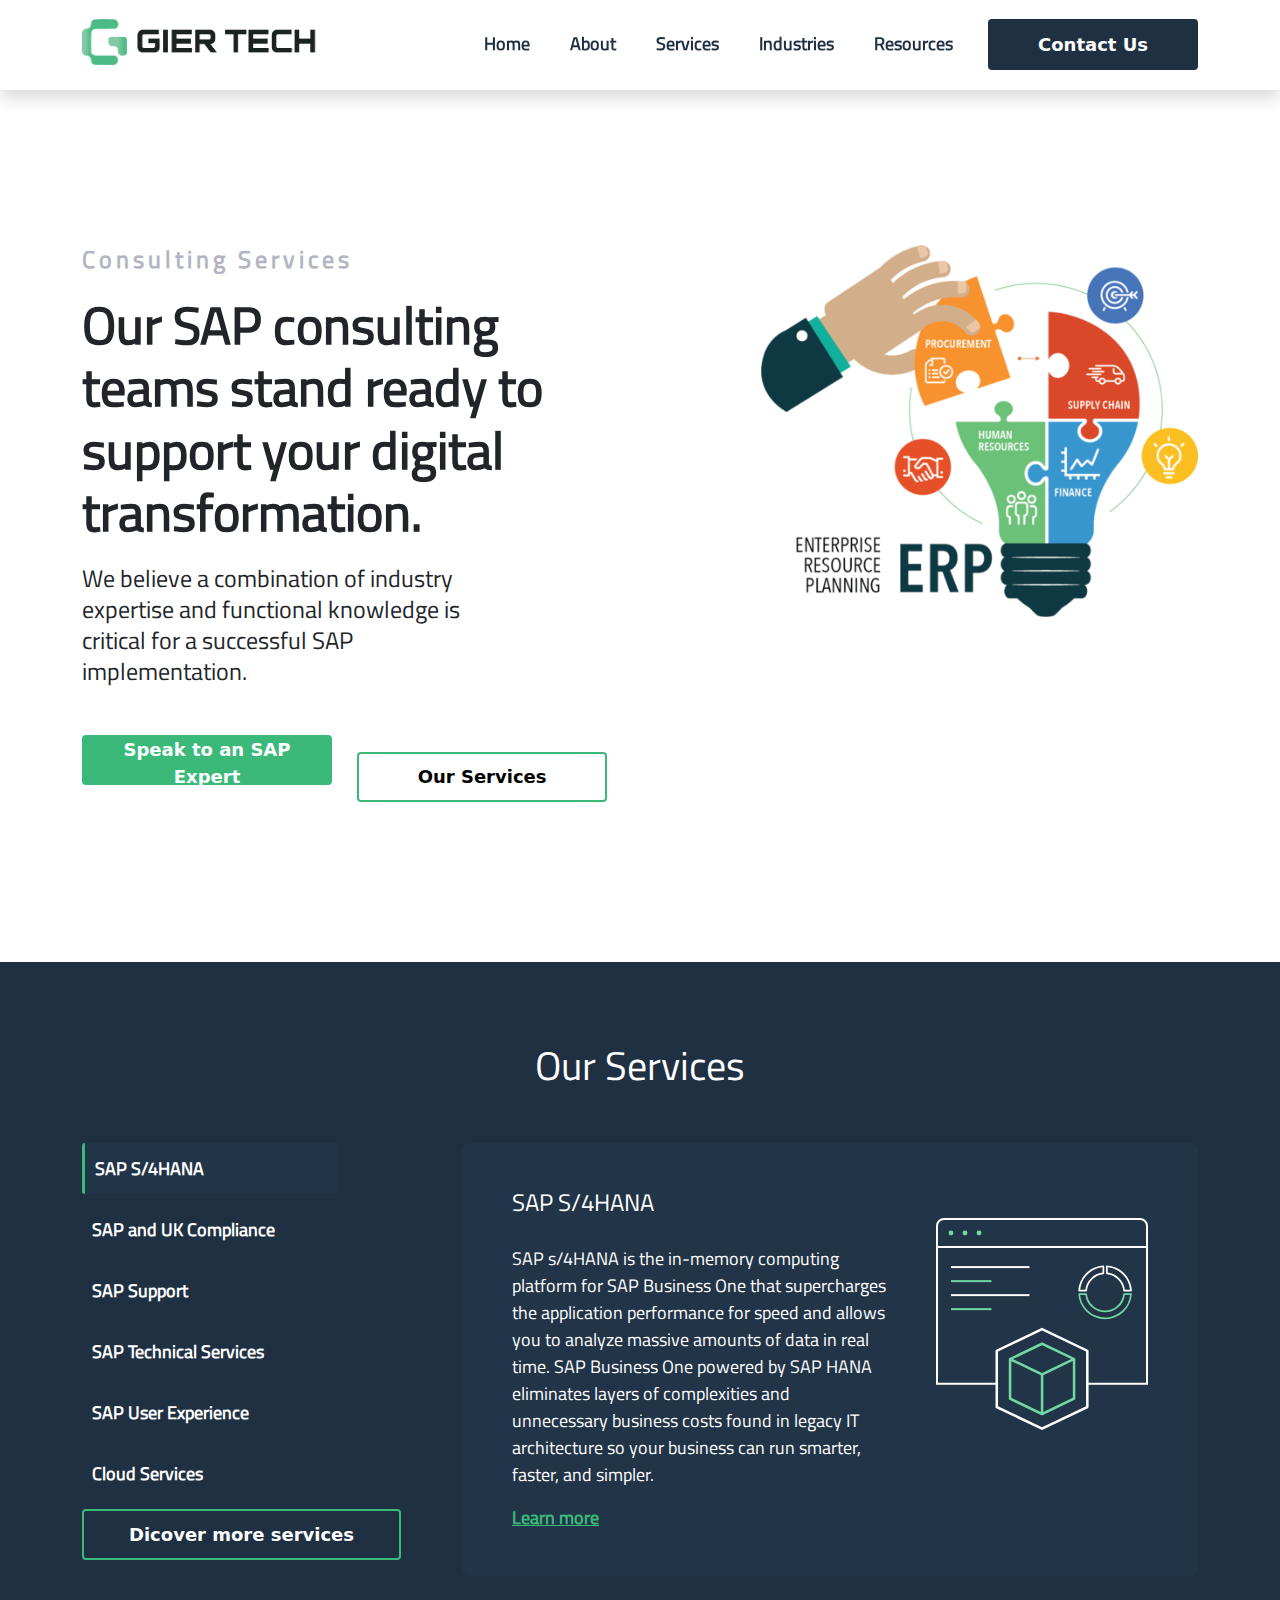
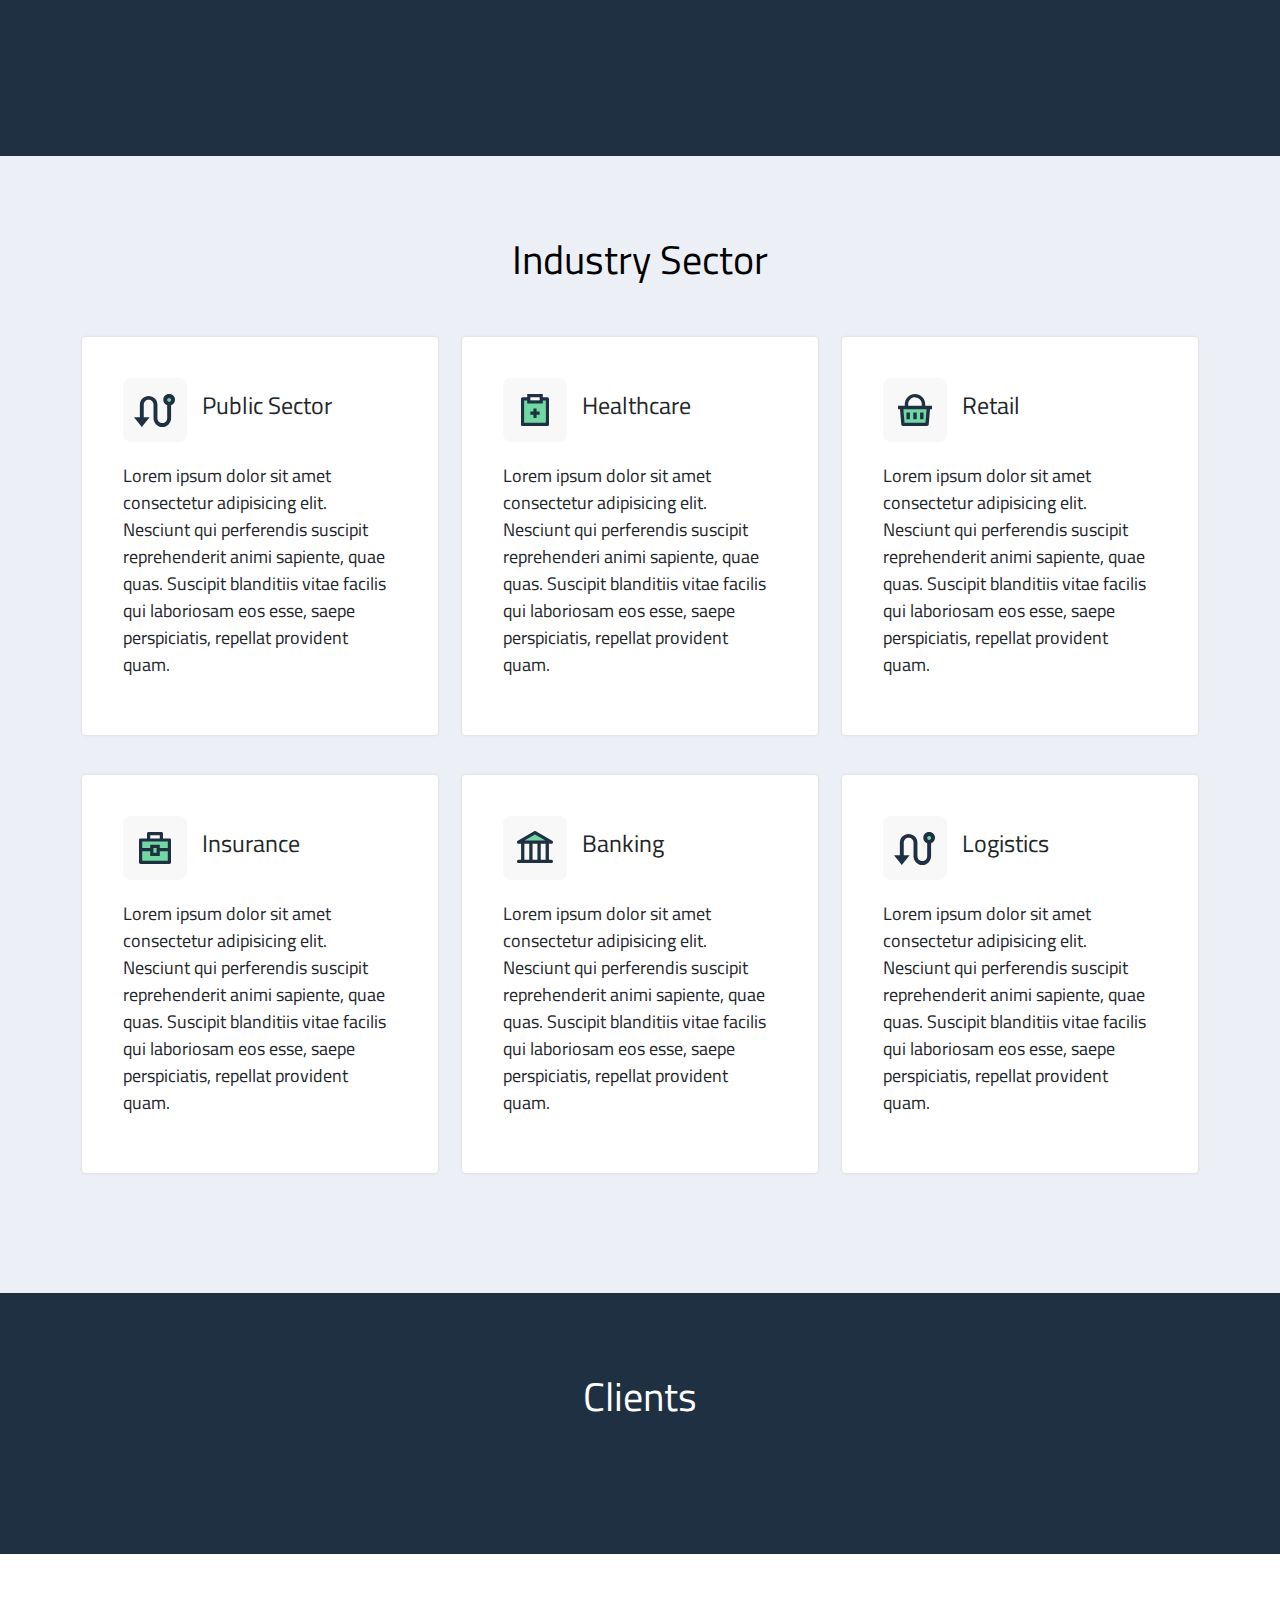
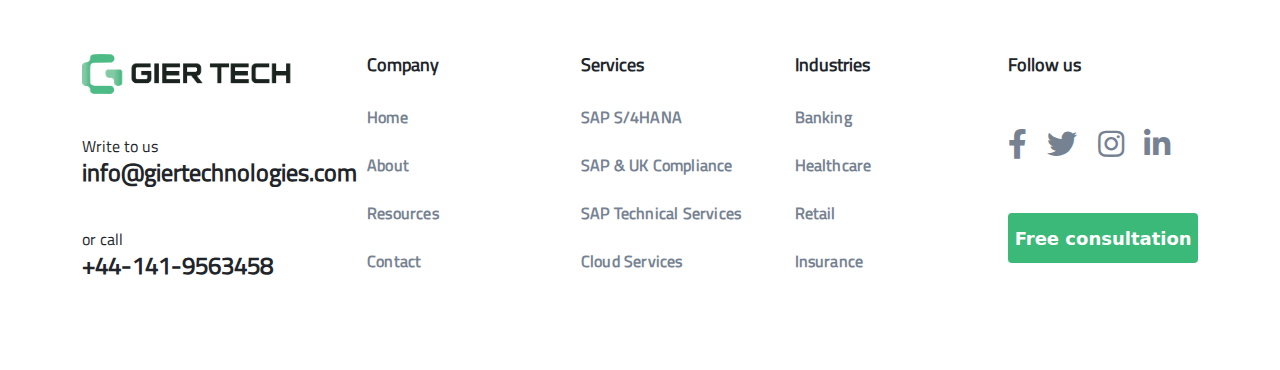
<file: index.html>
<!DOCTYPE html>
<html lang="en">

<head>
    <meta charset="UTF-8">
    <meta name="viewport" content="width=device-width, initial-scale=1.0">
    <meta http-equiv="X-UA-Compatible" content="ie=edge">

    <!-- CSS Files -->
    <link href="https://cdn.jsdelivr.net/npm/bootstrap@5.0.2/dist/css/bootstrap.min.css" rel="stylesheet"
        integrity="sha384-EVSTQN3/azprG1Anm3QDgpJLIm9Nao0Yz1ztcQTwFspd3yD65VohhpuuCOmLASjC" crossorigin="anonymous">
    <link rel="stylesheet" type="text/css" href="style.css">
    <link rel="stylesheet" href="css/bootstrap.css" type="text/css">

    <!-- Font Awesome -->
    <link href="https://cdnjs.cloudflare.com/ajax/libs/font-awesome/5.12.1/css/all.min.css" rel="stylesheet"
        type="text/css">

    <!-- SM Menu -->
    <link rel="stylesheet" href="css/sm-clean.css" type="text/css">
    <link rel="stylesheet" href="css/sm-core-css.css" type="text/css">

    <!-- owl carousel  -->
    <link rel="stylesheet" type="text/css" href="css/owl.carousel.min.css" ;>
    <link rel="stylesheet" type="text/css" href="css/owl.theme.default.min.css" ;>


    <title>Gier Technologies-Home</title>


</head>

<body>


    <!-- Header -->
    <div class="header shadow">
        <div class="nav-sec">
            <div class="container">
                <div class="row">
                    <div class="col-6 col-lg-3">
                        <div class="logo">
                            <img src="./images/logo.png">
                        </div>
                    </div>
                    <div class="col-6 col-lg-9">
                        <div class="nav-bar">
                            <nav class="navbar">
                                <ul id="main-menu" class="sm sm-menu">
                                    <li><a href="index.html">Home</a></li>
                                    <li><a href="#">About</a></li>
                                    <li><a href="#">Services</a>
                                        <ul class="sub-menu">
                                            <li><a href="SAP-S-4HANA.html">SAP S/4HANA</a></li>
                                            <li><a href="SAP-UK-Compliance.html">SAP &amp; UK Compliance</a></li>
                                            <li><a href="#">Analytics for SAP Data</a></li>
                                            <li><a href="#">SAP Support</a></li>
                                            <li><a href="#">SAP User Experience</a></li>
                                            <li><a href="#">SAP Technical Services</a></li>
                                            <li><a href="#">Cloud Services</a></li>           
                                            
                                        </ul>
                                    </li>
                                    <li><a href="industries.html">Industries</a>                                        
                                    </li>
                                    <li><a href="#">Resources</a></li>
                                   
                                </ul>
                                
                                <div class="nav-btn">
                                    <button class="">Contact Us</button>
                                </div>
                            </nav>
                            <!-- <div class="search-icon">
                                <a href="#"><span><i class="fas fa-search"></i></span></a>
                            </div> -->
                        </div>

                        <!-- Offcanvas Menu -->
                        <div class="nav-mob">
                            <button class="btn btn-primary" type="button" data-bs-toggle="offcanvas"
                                data-bs-target="#offcanvas" aria-controls="offcanvas">
                                <span><i class="fas fa-bars"></i></span>
                            </button>

                            <div class="offcanvas offcanvas-end" tabindex="-1" id="offcanvas"
                                aria-labelledby="offcanvasExampleLabel">
                                <div class="offcanvas-header">
                                    <button type="button" class="" data-bs-dismiss="offcanvas"
                                        aria-label="Close"><span>Close</button>
                                </div>
                                <div class="offcanvas-body">
                                    <ul id="main-menu" class="sm sm-menu">
                                        <!-- navbar-nav -->
                                        <li><a href="index.html">Home</a></li>
                                        <li><a href="#">About</a></li>
                                        <li><a href="#">Services</a>
                                            <ul class="sub-menu">
                                                <li><a href="SAP-S-4HANA.html">SAP S/4HANA</a></li>
                                                <li><a href="SAP-UK-Compliance.html">SAP &amp; UK Compliance</a></li>
                                                <li><a href="#">Analytics for SAP Data</a></li>
                                                <li><a href="#">SAP Support</a></li>
                                                <li><a href="#">SAP User Experience</a></li>
                                                <li><a href="#">SAP Technical Services</a></li>
                                                <li><a href="#">Cloud Services</a></li>                                      
                                            </ul>
                                        </li>
                                        <li><a href="industries.html">Industries</a>                       
                                        </li>
                                        <li><a href="#">Resources</a></li>
                                    </ul>
                                </div>
                            </div>
                        </div>

                        <!-- End Offcanvas -->
                    </div>
                </div>
            </div>
        </div>


    </div>

    <!-- End Header -->

    <!-- Top Section -->
    <div class="top-sec">
        <div class="container">
            <div class="row">
                <div class="col-12 col-lg-6">
                    <div class="t-content">
                        <h2>Consulting Services</h2>
                        <h1>Our SAP consulting teams stand ready to support your digital transformation.</h1>
                        <h3>We believe a combination of industry expertise and functional knowledge is critical for a successful SAP implementation.</h3>
                    </div>
                    <div class="t-btn">
                        <button class="btn-green">Speak to an SAP Expert</button>
                        <button class="btn-outline">Our Services</button>

                    </div>
                </div>

                <div class="col-12 col-lg-6">
                    <div class="t-img">
                        <img src="images/sap-slider.png">
                    </div>
                </div>
            </div>
        </div>
    </div>
    <!-- End Top Section -->

    <!-- Services Section -->

    <div class="s-sec">
        <h1>Our Services</h1>
        <div class="container">
            <div class="row">
                <div class="col-12 col-lg-4">
                    <div class="menu">
                        <ul class="nav " role="tablist" id="myTab">
                            <li class="" role="presentation"><a class="nav-link active" href="#" id="tab1" data-bs-toggle="tab" data-bs-target="#sap1" role="tab">SAP S/4HANA</a></li>
                            <li class="nav-item" role="presentation"><a class="nav-link" href="#" id="tab2" data-bs-toggle="tab" data-bs-target="#sap2" role="tab">SAP and UK Compliance</a></li>
                            <li class="nav-item" role="presentation"><a class="nav-link" href="#" id="tab3" data-bs-toggle="tab" data-bs-target="#sap3" role="tab">SAP Support</a></li>
                            <li class="nav-item" role="presentation"><a class="nav-link" href="#" id="tab4" data-bs-toggle="tab" data-bs-target="#sap4" role="tab">SAP Technical Services</a></li>
                            <li class="nav-item" role="presentation"><a class="nav-link" href="#" id="tab5" data-bs-toggle="tab" data-bs-target="#sap5" role="tab">SAP User Experience</a></li>
                            <li class="nav-item" role="presentation"><a class="nav-link" href="#" id="tab6" data-bs-toggle="tab" data-bs-target="#sap6" role="tab">Cloud Services</a></li>
                        <button class="btn-outlined-dark">Dicover more services</button>
                    </div>
                </div>
                <div class="col-12 col-lg-8">
                    <div class="s-detail">
                        <div id="myTabContent" class="tab-content content">
                            <div class="tab-pane fade show active" id="sap1" role="tabpanel" aria-labelledby="sap-hana">
                                <div class="col-12 col-lg-8">
                                <h2> SAP S/4HANA</h2>
                                <p> SAP s/4HANA is the in-memory computing platform for SAP Business One that supercharges the application performance for speed and allows you to
                                     analyze massive amounts of data in real time. SAP Business One powered by SAP HANA eliminates layers of complexities and unnecessary business 
                                     costs found in legacy IT architecture so your business can run smarter, faster, and simpler.</p>
                                <a href="#">Learn more <span></span></a>
                                </div>
                                <div class="col-12 col-lg-4">
                                    <img src="images/services.svg">
                                </div>
                            </div>
                            <div class="tab-pane fade" id="sap2" role="tabpanel" aria-labelledby="sap-uk">
                                <div class="col-12 col-lg-8">

                                    <h2> SAP and UK Compliance</h2>
                                    <p>Our SAP Compliance experts have experience of making sure the systems are up to date with the UK legislation.
                                        SAP Business One powered by SAP HANA eliminates layers of complexities and unnecessary business 
                                        costs found in legacy IT architecture so your business can run smarter, faster, and simpler.</p>
                                        <a href="#">Learn more <span></span></a>
                                </div>
                                <div class="col-12 col-lg-4">
                                    <img src="images/services.svg">
                                </div>
                            </div>
                            <div class="tab-pane fade" id="sap3" role="tabpanel" aria-labelledby="home-tab">
                                <div class="row">
                                    <div class="col-12 col-lg-8">
                                        <h2> SAP Support</h2>
                                        <p> SAP HANA is the in-memory computing platform for SAP Business One that supercharges the application performance for speed and allows you to
                                             analyze massive amounts of data in real time. SAP Business One powered by SAP HANA eliminates layers of complexities and unnecessary business 
                                             costs found in legacy IT architecture so your business can run smarter, faster, and simpler.</p>
                                        <a href="#">Learn more <span></span></a>
                                    </div>
                                    <div class="col-12 col-lg-4">
                                        <img src="images/services.svg">
                                    </div>
                                </div>
                            </div>
                            <div class="tab-pane fade" id="sap4" role="tabpanel" aria-labelledby="home-tab">
                                <div class="row">
                                    <div class="col-12 col-lg-8">
                                        <h2> SAP Technical Service</h2>
                                        <p> SAP HANA is the in-memory computing platform for SAP Business One that supercharges the application performance for speed and allows you to
                                             analyze massive amounts of data in real time. SAP Business One powered by SAP HANA eliminates layers of complexities and unnecessary business 
                                             costs found in legacy IT architecture so your business can run smarter, faster, and simpler.</p>
                                        <a href="#">Learn more <span></span></a>
                                    </div>
                                    <div class="col-12 col-lg-4">
                                        <img src="images/services.svg">
                                    </div>
                                </div>
                            </div>
                            <div class="tab-pane fade" id="sap5" role="tabpanel" aria-labelledby="home-tab">
                                <div class="row">
                                    <div class="col-12 col-lg-8">
                                        <h2> SAP User Expirience</h2>
                                        <p> SAP HANA is the in-memory computing platform for SAP Business One that supercharges the application performance for speed and allows you to
                                             analyze massive amounts of data in real time. SAP Business One powered by SAP HANA eliminates layers of complexities and unnecessary business 
                                             costs found in legacy IT architecture so your business can run smarter, faster, and simpler.</p>
                                        <a href="#">Learn more <span></span></a>
                                    </div>
                                    <div class="col-12 col-lg-4">
                                        <img src="images/services.svg">
                                    </div>
                                </div>
                            </div>
                            <div class="tab-pane fade" id="sap6" role="tabpanel" aria-labelledby="home-tab">
                                <div class="row">
                                    <div class="col-12 col-lg-8">
                                        <h2> SAP Cloud Sevices</h2>
                                        <p> SAP HANA is the in-memory computing platform for SAP Business One that supercharges the application performance for speed and allows you to
                                             analyze massive amounts of data in real time. SAP Business One powered by SAP HANA eliminates layers of complexities and unnecessary business 
                                             costs found in legacy IT architecture so your business can run smarter, faster, and simpler.</p>
                                        <a href="#">Learn more <span></span></a>
                                    </div>
                                    <div class="col-12 col-lg-4">
                                        <img src="images/services.svg">
                                    </div>
                                </div>
                            </div>
                        </div>
                    </div>
                </div>
            </div>
        </div>
    </div>

    <!-- End SErvice Section -->

    <!-- Industries Section -->

    <div class="ind-sec">
        <h1>Industry Sector</h1>
        <div class="container">
            <div class="row">
                <div class="col-12 col-lg-4">
                    <div class="card">
                        <div class="card-body">
                            <div class="heading">
                                <img class="icon" src="./images/ico_logistics.svg">
                                <h2>Public Sector</h2>
                            </div>
                            <p>Lorem ipsum dolor sit amet consectetur adipisicing elit. Nesciunt qui perferendis
                                suscipit reprehenderit
                                animi sapiente, quae quas. Suscipit blanditiis vitae facilis qui laboriosam eos
                                esse,
                                saepe perspiciatis,
                                repellat provident quam.</p>
                            
                        </div>
                    </div>
                </div>
                <div class="col-12 col-lg-4">
                    <div class="card">
                        <div class="card-body">
                            <div class="heading">
                                <img class="icon" src="./images/ico_healthcare.svg">
                                <h2>Healthcare</h2>
                            </div>
                            <p>Lorem ipsum dolor sit amet consectetur adipisicing elit. Nesciunt qui perferendis
                                suscipit reprehenderi
                                animi sapiente, quae quas. Suscipit blanditiis vitae facilis qui laboriosam eos
                                esse,
                                saepe perspiciatis,
                                repellat provident quam.</p>
                            
                        </div>

                    </div>
                </div>
                <div class="col-12 col-lg-4">
                    <div class="card">
                        <div class="card-body">
                            <div class="heading">
                                <img class="icon" src="./images/ico_retail.svg">
                                <h2>Retail</h2>
                            </div>
                            <p>Lorem ipsum dolor sit amet consectetur adipisicing elit. Nesciunt qui perferendis
                                suscipit reprehenderit
                                animi sapiente, quae quas. Suscipit blanditiis vitae facilis qui laboriosam eos
                                esse,
                                saepe perspiciatis,
                                repellat provident quam.</p>
                            
                        </div>

                    </div>
                </div>
                <div class="col-12 col-lg-4">
                    <div class="card">
                        <div class="card-body">
                            <div class="heading">
                                <img class="icon" src="./images/ico_insurance.svg">
                                <h2>Insurance</h2>
                            </div>
                            <p>Lorem ipsum dolor sit amet consectetur adipisicing elit. Nesciunt qui perferendis
                                suscipit reprehenderit
                                animi sapiente, quae quas. Suscipit blanditiis vitae facilis qui laboriosam eos
                                esse,
                                saepe perspiciatis,
                                repellat provident quam.</p>
                           
                        </div>

                    </div>
                </div>
                <div class="col-12 col-lg-4">
                    <div class="card">
                        <div class="card-body">
                            <div class="heading">
                                <img class="icon" src="./images/ico_banking.svg">
                                <h2>Banking</h2>
                            </div>
                            <p>Lorem ipsum dolor sit amet consectetur adipisicing elit. Nesciunt qui perferendis
                                suscipit reprehenderit
                                animi sapiente, quae quas. Suscipit blanditiis vitae facilis qui laboriosam eos
                                esse,
                                saepe perspiciatis,
                                repellat provident quam.</p>
                           
                        </div>

                    </div>
                </div>
                <div class="col-12 col-lg-4">
                    <div class="card">
                        <div class="card-body">
                            <div class="heading">
                                <img class="icon" src="./images/ico_logistics.svg">
                                <h2>Logistics</h2>
                            </div>
                            <p>Lorem ipsum dolor sit amet consectetur adipisicing elit. Nesciunt qui perferendis
                                suscipit reprehenderit
                                animi sapiente, quae quas. Suscipit blanditiis vitae facilis qui laboriosam eos
                                esse,
                                saepe perspiciatis,
                                repellat provident quam.</p>
                           
                        </div>

                    </div>
                </div>
            </div>

        </div>

    </div>

    <!-- End Industries Section -->

    <!-- Client Testimonial Section  -->

    <div class="ct-sec">
        <h1>Clients</h1>
        <div class="container">
            <div class="owl-carousel owl-theme">
                <div class="item">
                    <div class="row">
                        <div class="col-12 col-lg-4 p-0 cl-img">
                            <img src="images/client-1.jpg">
                        </div>
                        <div class="col-12 col-lg-8 p-0 content">
                            <div class="row">
                                <div class="col-lg-4">
                                    <h2>David Alam</h2>
                                    <h3>CEO, Footranger Inc.</h3>
                                </div>
                              
                            </div>
                            <p>We were relieved when we started the work with Gier Technologies, the competence level promised, was
                                evident with a real commitment to quality.</p>
                            <button class="btn-outlined-dark">Discover More</button>
                        </div>
                    </div>
                </div>
                
                <div class="item">
                    <div class="row">
                        <div class="col-12 col-lg-4 p-0 cl-img">
                            <img src="images/client-1.jpg">
                        </div>
                        <div class="col-12 col-lg-8 p-0 content">
                            <div class="row">
                                <div class="col-lg-4">
                                    <h2>David Alam</h2>
                                    <h3>CEO, Footranger Inc.</h3>
                                </div>
                                
                            </div>
                            <p>We were relieved when we started the work with Gier Technologies, the competence level promised, was
                                evident with a real commitment to quality.</p>
                            <button class="btn-outlined-dark">Discover More</button>
                        </div>
                    </div>
                </div>

            </div>
        </div>
    </div>
    <!-- End Testimonial Section -->


    <!-- Footer -->
    <div class="footer">
        <div class="container">
            <div class="row">
                <div class="col-12 col-lg-3">
                    <div class="c-info">
                        <img src="images/logo.png">
                        <p>Write to us</p>
                        <h2>info@giertechnologies.com</h2>
                        <p>or call</p>
                        <h2>+44-141-9563458</h2>
                       
                    </div>
                </div>
                <div class="col-12 col-lg-9">
                    <div class="row">
                        <div class="col-6 col-lg-3">
                            <h3>Company</h3>
                            <ul>
                                <li><a href="#">Home</a></li>
                                <li><a href="#">About</a></li>
                                <li><a href="#">Resources</a></li>
                                <li><a href="#">Contact</a></li>
   
                            </ul>
                        </div>
                        <div class="col-6 col-lg-3">
                            <h3>Services</h3>
                            <ul>
                                <li><a href="#">SAP S/4HANA </a></li>
                                <li><a href="#">SAP &amp; UK Compliance</a></li>
                                <li><a href="#">SAP Technical Services</a></li>
                                <li><a href="#">Cloud Services</a></li>
                           
                            </ul>
                        </div>
                        <div class="col-6 col-lg-3">
                            <h3>Industries</h3>
                            <ul>
                                <li><a href="#">Banking</a></li>
                                <li><a href="#">Healthcare</a></li>
                                <li><a href="#">Retail</a></li>
                                <li><a href="#">Insurance</a></li>
                            </ul>
                        </div>
                        <div class="col-6 col-lg-3">
                            <div class="c-info">
                               
                                <h3>Follow us</h3>
                                <nav class="s-icon">
                                    <ul>
                                        <li><a href="#"><span><i class="fab fa-facebook-f"></i></span></a></li>
                                        <li><a href="#"><span><i class="fab fa-twitter"></i></span></a></li>
                                        <li><a href="#"><span><i class="fab fa-instagram"></i></span></a></li>
                                        <li><a href="#"><span><i class="fab fa-linkedin-in"></i></span></a></li>
                                    </ul>
                                </nav>
                                <button class="btn-green">Free consultation</button>
                            </div>
                        </div>
                    </div>

                </div>
            </div>
        </div>

    </div>










    <script src="https://code.jquery.com/jquery-3.2.1.slim.min.js"
        integrity="sha384-KJ3o2DKtIkvYIK3UENzmM7KCkRr/rE9/Qpg6aAZGJwFDMVNA/GpGFF93hXpG5KkN"
        crossorigin="anonymous"></script>
    <script src="https://cdnjs.cloudflare.com/ajax/libs/popper.js/1.12.9/umd/popper.min.js"
        integrity="sha384-ApNbgh9B+Y1QKtv3Rn7W3mgPxhU9K/ScQsAP7hUibX39j7fakFPskvXusvfa0b4Q"
        crossorigin="anonymous"></script>
    <script src="https://cdn.jsdelivr.net/npm/bootstrap@5.0.2/dist/js/bootstrap.bundle.min.js"
        integrity="sha384-MrcW6ZMFYlzcLA8Nl+NtUVF0sA7MsXsP1UyJoMp4YLEuNSfAP+JcXn/tWtIaxVXM"
        crossorigin="anonymous"></script>

    <!-- SmartMenus jQuery plugin -->
    <script src="js/jquery.smartmenus.js" type="text/javascript"></script>

    <!-- Owl Carousel -->
    <script type="text/javascript" src="./js/owl.carousel.min.js"></script>

    <script>
        $(function () {
            $('#main-menu').smartmenus();
        });
    </script>

    <script>

        $('.owl-carousel').owlCarousel({
            loop: true,
            margin: 20,
            nav: false,
            dots: true,
            responsive: {
                0: {
                    items: 1
                },
                600: {
                    items: 1
                },
                1000: {
                    items: 1
                }
            }
        })
    </script>



</body>

</html>
</file>
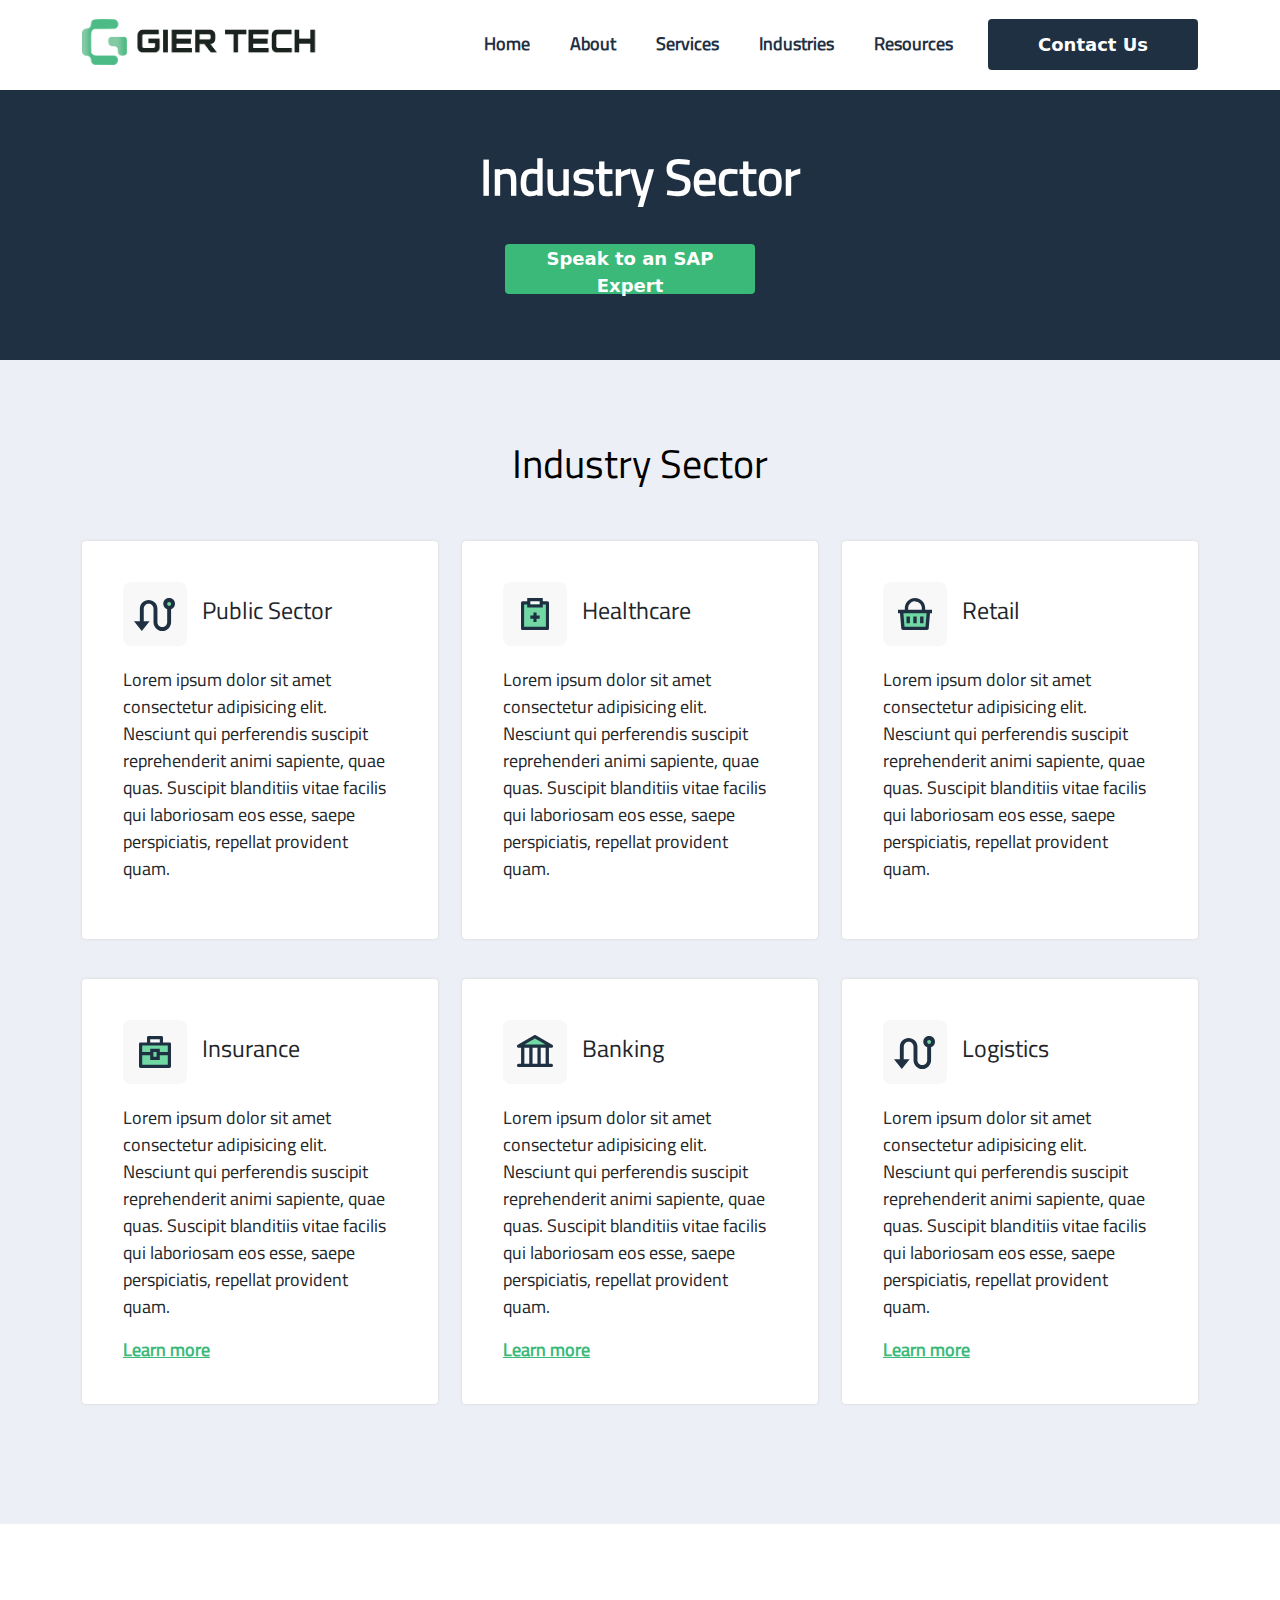
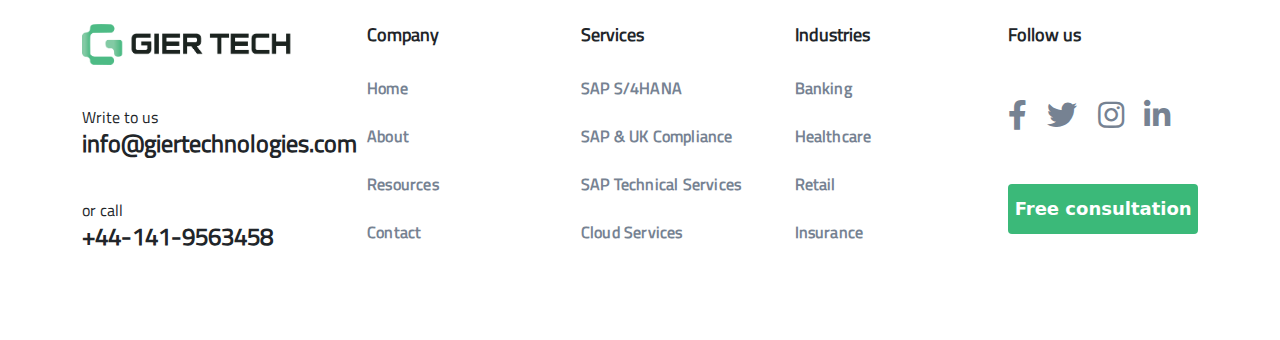
<file: industries.html>
<!DOCTYPE html>
<html lang="en">

<head>
    <meta charset="UTF-8">
    <meta name="viewport" content="width=device-width, initial-scale=1.0">
    <meta http-equiv="X-UA-Compatible" content="ie=edge">

    <!-- CSS Files -->
    <link href="https://cdn.jsdelivr.net/npm/bootstrap@5.0.2/dist/css/bootstrap.min.css" rel="stylesheet"
        integrity="sha384-EVSTQN3/azprG1Anm3QDgpJLIm9Nao0Yz1ztcQTwFspd3yD65VohhpuuCOmLASjC" crossorigin="anonymous">
    <link rel="stylesheet" type="text/css" href="style.css">
    <link rel="stylesheet" href="css/bootstrap.css" type="text/css">

    <!-- Font Awesome -->
    <link href="https://cdnjs.cloudflare.com/ajax/libs/font-awesome/5.12.1/css/all.min.css" rel="stylesheet"
        type="text/css">

    <!-- SM Menu -->
    <link rel="stylesheet" href="css/sm-clean.css" type="text/css">
    <link rel="stylesheet" href="css/sm-core-css.css" type="text/css">

    <!-- owl carousel  -->
    <link rel="stylesheet" type="text/css" href="css/owl.carousel.min.css" ;>
    <link rel="stylesheet" type="text/css" href="css/owl.theme.default.min.css" ;>


    <title>Industries</title>


</head>

<body>


    <!-- Header -->
    <div class="header">
        <div class="nav-sec">
            <div class="container">
                <div class="row">
                    <div class="col-6 col-lg-3">
                        <div class="logo">
                            <img src="./images/logo.png">
                        </div>
                    </div>
                    <div class="col-6 col-lg-9">
                        <div class="nav-bar">
                            <!-- <nav class="navbar navbar-expand-lg nav-menu"> -->
                            <nav class="navbar">
                                <!-- <button class="navbar-toggler" type="button" data-bs-toggle="collapse"
                                    data-bs-target="#navbarSupportedContent" aria-controls="navbarSupportedContent"
                                    aria-expanded="false" aria-label="Toggle navigation">
                                    <span><i class="fas fa-bars"></i></span>
                                </button> -->
                                <!-- <div class="collapse navbar-collapse" id="navbarSupportedContent"> -->
                                <!-- <div class="collapse navbar-collapse" id="navbarSupportedContent"> -->
                                <ul id="main-menu" class="sm sm-menu">
                                    <li><a href="index.html">Home</a></li>
                                    <li><a href="#">About</a></li>
                                    <li><a href="#">Services</a>
                                        <ul class="sub-menu">
                                            <li><a href="SAP-S-4HANA.html">SAP S/4HANA</a></li>
                                            <li><a href="SAP-UK-Compliance.html">SAP &amp; UK Compliance</a></li>
                                            <li><a href="#">Analytics for SAP Data</a></li>
                                            <li><a href="#">SAP Support</a></li>
                                            <li><a href="#">SAP User Experience</a></li>
                                            <li><a href="#">SAP Technical Services</a></li>
                                            <li><a href="#">Cloud Services</a></li>           
                                            
                                        </ul>
                                    </li>
                                    <li><a href="industries.html">Industries</a>                                        
                                    </li>
                                    <li><a href="#">Resources</a></li>
                                   
                                </ul>
                                <!-- </div> -->
                            </nav>
                            <div class="nav-btn">
                                <button class="">Contact Us</button>
                            </div>
                            <!-- <div class="search-icon">
                                <a href="#"><span><i class="fas fa-search"></i></span></a>
                            </div> -->
                        </div>

                        <!-- Offcanvas Menu -->
                        <div class="nav-mob">
                            <button class="btn btn-primary" type="button" data-bs-toggle="offcanvas"
                                data-bs-target="#offcanvas" aria-controls="offcanvas">
                                <span><i class="fas fa-bars"></i></span>
                            </button>

                            <div class="offcanvas offcanvas-end" tabindex="-1" id="offcanvas"
                                aria-labelledby="offcanvasExampleLabel">
                                <div class="offcanvas-header">
                                    <button type="button" class="" data-bs-dismiss="offcanvas"
                                        aria-label="Close"><span>Close</button>
                                </div>
                                <div class="offcanvas-body">
                                    <ul id="main-menu" class="sm sm-menu">
                                        <!-- navbar-nav -->
                                        <li><a href="index.html">Home</a></li>
                                        <li><a href="#">About</a></li>
                                        <li><a href="#">Services</a>
                                            <ul class="sub-menu">
                                                <li><a href="SAP-S-4HANA.html">SAP S/4HANA</a></li>
                                                <li><a href="SAP-UK-Compliance.html">SAP &amp; UK Compliance</a></li>
                                                <li><a href="#">Analytics for SAP Data</a></li>
                                                <li><a href="#">SAP Support</a></li>
                                                <li><a href="#">SAP User Experience</a></li>
                                                <li><a href="#">SAP Technical Services</a></li>
                                                <li><a href="#">Cloud Services</a></li>                                      
                                            </ul>
                                        </li>
                                        <li><a href="industries.html">Industries</a>                       
                                        </li>
                                        <li><a href="#">Resources</a></li>
                                    </ul>
                                </div>
                            </div>
                        </div>

                        <!-- End Offcanvas -->
                    </div>
                </div>
            </div>
        </div>


    </div>

    <!-- End Header -->

    <!-- web section -->
    <div class="web-sec">
        <div class="container">
            <div class="row ">
                <div class="col-lg-8">
                    <div class="content">
                        <h1>Industry Sector</h1>
                        <button class="btn-green">Speak to an SAP Expert</button>
                    </div>
                </div>
            </div>
        </div>
    </div>

    <!-- End Web section -->

    <div class="ind-sec">
        <h1>Industry Sector</h1>
        <div class="container">
            <div class="row">
                <div class="col-12 col-lg-4">
                    <div class="card">
                        <div class="card-body">
                            <div class="heading">
                                <img class="icon" src="./images/ico_logistics.svg">
                                <h2>Public Sector</h2>
                            </div>
                            <p>Lorem ipsum dolor sit amet consectetur adipisicing elit. Nesciunt qui perferendis
                                suscipit reprehenderit
                                animi sapiente, quae quas. Suscipit blanditiis vitae facilis qui laboriosam eos
                                esse,
                                saepe perspiciatis,
                                repellat provident quam.</p>
                            
                        </div>
                    </div>
                </div>
                <div class="col-12 col-lg-4">
                    <div class="card">
                        <div class="card-body">
                            <div class="heading">
                                <img class="icon" src="./images/ico_healthcare.svg">
                                <h2>Healthcare</h2>
                            </div>
                            <p>Lorem ipsum dolor sit amet consectetur adipisicing elit. Nesciunt qui perferendis
                                suscipit reprehenderi
                                animi sapiente, quae quas. Suscipit blanditiis vitae facilis qui laboriosam eos
                                esse,
                                saepe perspiciatis,
                                repellat provident quam.</p>
                            
                        </div>

                    </div>
                </div>
                <div class="col-12 col-lg-4">
                    <div class="card">
                        <div class="card-body">
                            <div class="heading">
                                <img class="icon" src="./images/ico_retail.svg">
                                <h2>Retail</h2>
                            </div>
                            <p>Lorem ipsum dolor sit amet consectetur adipisicing elit. Nesciunt qui perferendis
                                suscipit reprehenderit
                                animi sapiente, quae quas. Suscipit blanditiis vitae facilis qui laboriosam eos
                                esse,
                                saepe perspiciatis,
                                repellat provident quam.</p>
                            
                        </div>

                    </div>
                </div>
                <div class="col-12 col-lg-4">
                    <div class="card">
                        <div class="card-body">
                            <div class="heading">
                                <img class="icon" src="./images/ico_insurance.svg">
                                <h2>Insurance</h2>
                            </div>
                            <p>Lorem ipsum dolor sit amet consectetur adipisicing elit. Nesciunt qui perferendis
                                suscipit reprehenderit
                                animi sapiente, quae quas. Suscipit blanditiis vitae facilis qui laboriosam eos
                                esse,
                                saepe perspiciatis,
                                repellat provident quam.</p>
                            <a href="#">Learn more </a>
                        </div>

                    </div>
                </div>
                <div class="col-12 col-lg-4">
                    <div class="card">
                        <div class="card-body">
                            <div class="heading">
                                <img class="icon" src="./images/ico_banking.svg">
                                <h2>Banking</h2>
                            </div>
                            <p>Lorem ipsum dolor sit amet consectetur adipisicing elit. Nesciunt qui perferendis
                                suscipit reprehenderit
                                animi sapiente, quae quas. Suscipit blanditiis vitae facilis qui laboriosam eos
                                esse,
                                saepe perspiciatis,
                                repellat provident quam.</p>
                            <a href="#">Learn more </a>
                        </div>

                    </div>
                </div>
                <div class="col-12 col-lg-4">
                    <div class="card">
                        <div class="card-body">
                            <div class="heading">
                                <img class="icon" src="./images/ico_logistics.svg">
                                <h2>Logistics</h2>
                            </div>
                            <p>Lorem ipsum dolor sit amet consectetur adipisicing elit. Nesciunt qui perferendis
                                suscipit reprehenderit
                                animi sapiente, quae quas. Suscipit blanditiis vitae facilis qui laboriosam eos
                                esse,
                                saepe perspiciatis,
                                repellat provident quam.</p>
                            <a href="#">Learn more </a>
                        </div>

                    </div>
                </div>
            </div>

        </div>

    </div>

    <!-- Footer -->
    <div class="footer">
        <div class="container">
            <div class="row">
                <div class="col-12 col-lg-3">
                    <div class="c-info">
                        <img src="images/logo.png">
                        <p>Write to us</p>
                        <h2>info@giertechnologies.com</h2>
                        <p>or call</p>
                        <h2>+44-141-9563458</h2>
                       
                    </div>
                </div>
                <div class="col-12 col-lg-9">
                    <div class="row">
                        <div class="col-6 col-lg-3">
                            <h3>Company</h3>
                            <ul>
                                <li><a href="#">Home</a></li>
                                <li><a href="#">About</a></li>
                                <li><a href="#">Resources</a></li>
                                <li><a href="#">Contact</a></li>
   
                            </ul>
                        </div>
                        <div class="col-6 col-lg-3">
                            <h3>Services</h3>
                            <ul>
                                <li><a href="#">SAP S/4HANA </a></li>
                                <li><a href="#">SAP &amp; UK Compliance</a></li>
                                <li><a href="#">SAP Technical Services</a></li>
                                <li><a href="#">Cloud Services</a></li>
                           
                            </ul>
                        </div>
                        <div class="col-6 col-lg-3">
                            <h3>Industries</h3>
                            <ul>
                                <li><a href="#">Banking</a></li>
                                <li><a href="#">Healthcare</a></li>
                                <li><a href="#">Retail</a></li>
                                <li><a href="#">Insurance</a></li>
                            </ul>
                        </div>
                        <div class="col-6 col-lg-3">
                            <div class="c-info">
                               
                                <h3>Follow us</h3>
                                <nav class="s-icon">
                                    <ul>
                                        <li><a href="#"><span><i class="fab fa-facebook-f"></i></span></a></li>
                                        <li><a href="#"><span><i class="fab fa-twitter"></i></span></a></li>
                                        <li><a href="#"><span><i class="fab fa-instagram"></i></span></a></li>
                                        <li><a href="#"><span><i class="fab fa-linkedin-in"></i></span></a></li>
                                    </ul>
                                </nav>
                                <button class="btn-green">Free consultation</button>
                            </div>
                        </div>
                    </div>

                </div>
            </div>
        </div>

    </div>










    <script src="https://code.jquery.com/jquery-3.2.1.slim.min.js"
        integrity="sha384-KJ3o2DKtIkvYIK3UENzmM7KCkRr/rE9/Qpg6aAZGJwFDMVNA/GpGFF93hXpG5KkN"
        crossorigin="anonymous"></script>
    <script src="https://cdnjs.cloudflare.com/ajax/libs/popper.js/1.12.9/umd/popper.min.js"
        integrity="sha384-ApNbgh9B+Y1QKtv3Rn7W3mgPxhU9K/ScQsAP7hUibX39j7fakFPskvXusvfa0b4Q"
        crossorigin="anonymous"></script>
    <script src="https://cdn.jsdelivr.net/npm/bootstrap@5.0.2/dist/js/bootstrap.bundle.min.js"
        integrity="sha384-MrcW6ZMFYlzcLA8Nl+NtUVF0sA7MsXsP1UyJoMp4YLEuNSfAP+JcXn/tWtIaxVXM"
        crossorigin="anonymous"></script>

    <!-- SmartMenus jQuery plugin -->
    <script src="js/jquery.smartmenus.js" type="text/javascript"></script>

    <!-- Owl Carousel -->
    <script type="text/javascript" src="./js/owl.carousel.min.js"></script>

    <script>
        $(function () {
            $('#main-menu').smartmenus();
        });
    </script>


</body>

</html>
</file>
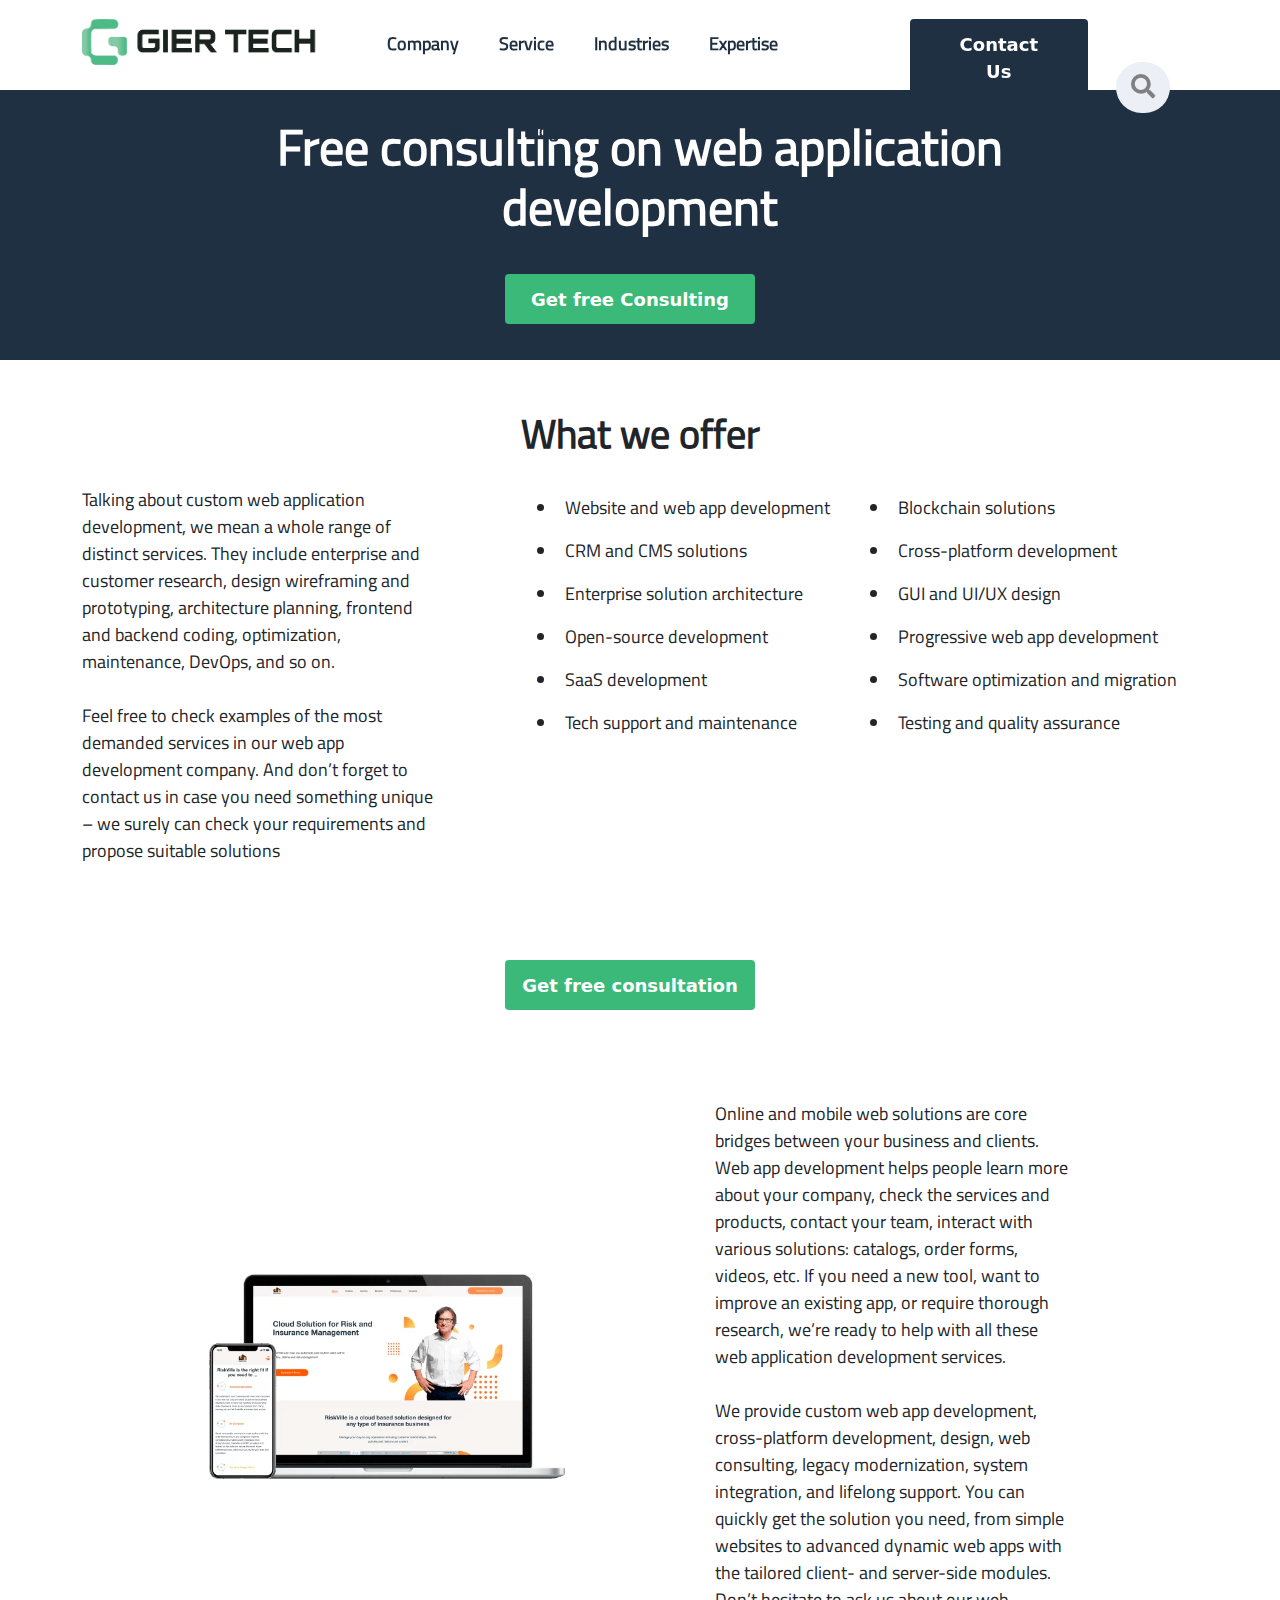
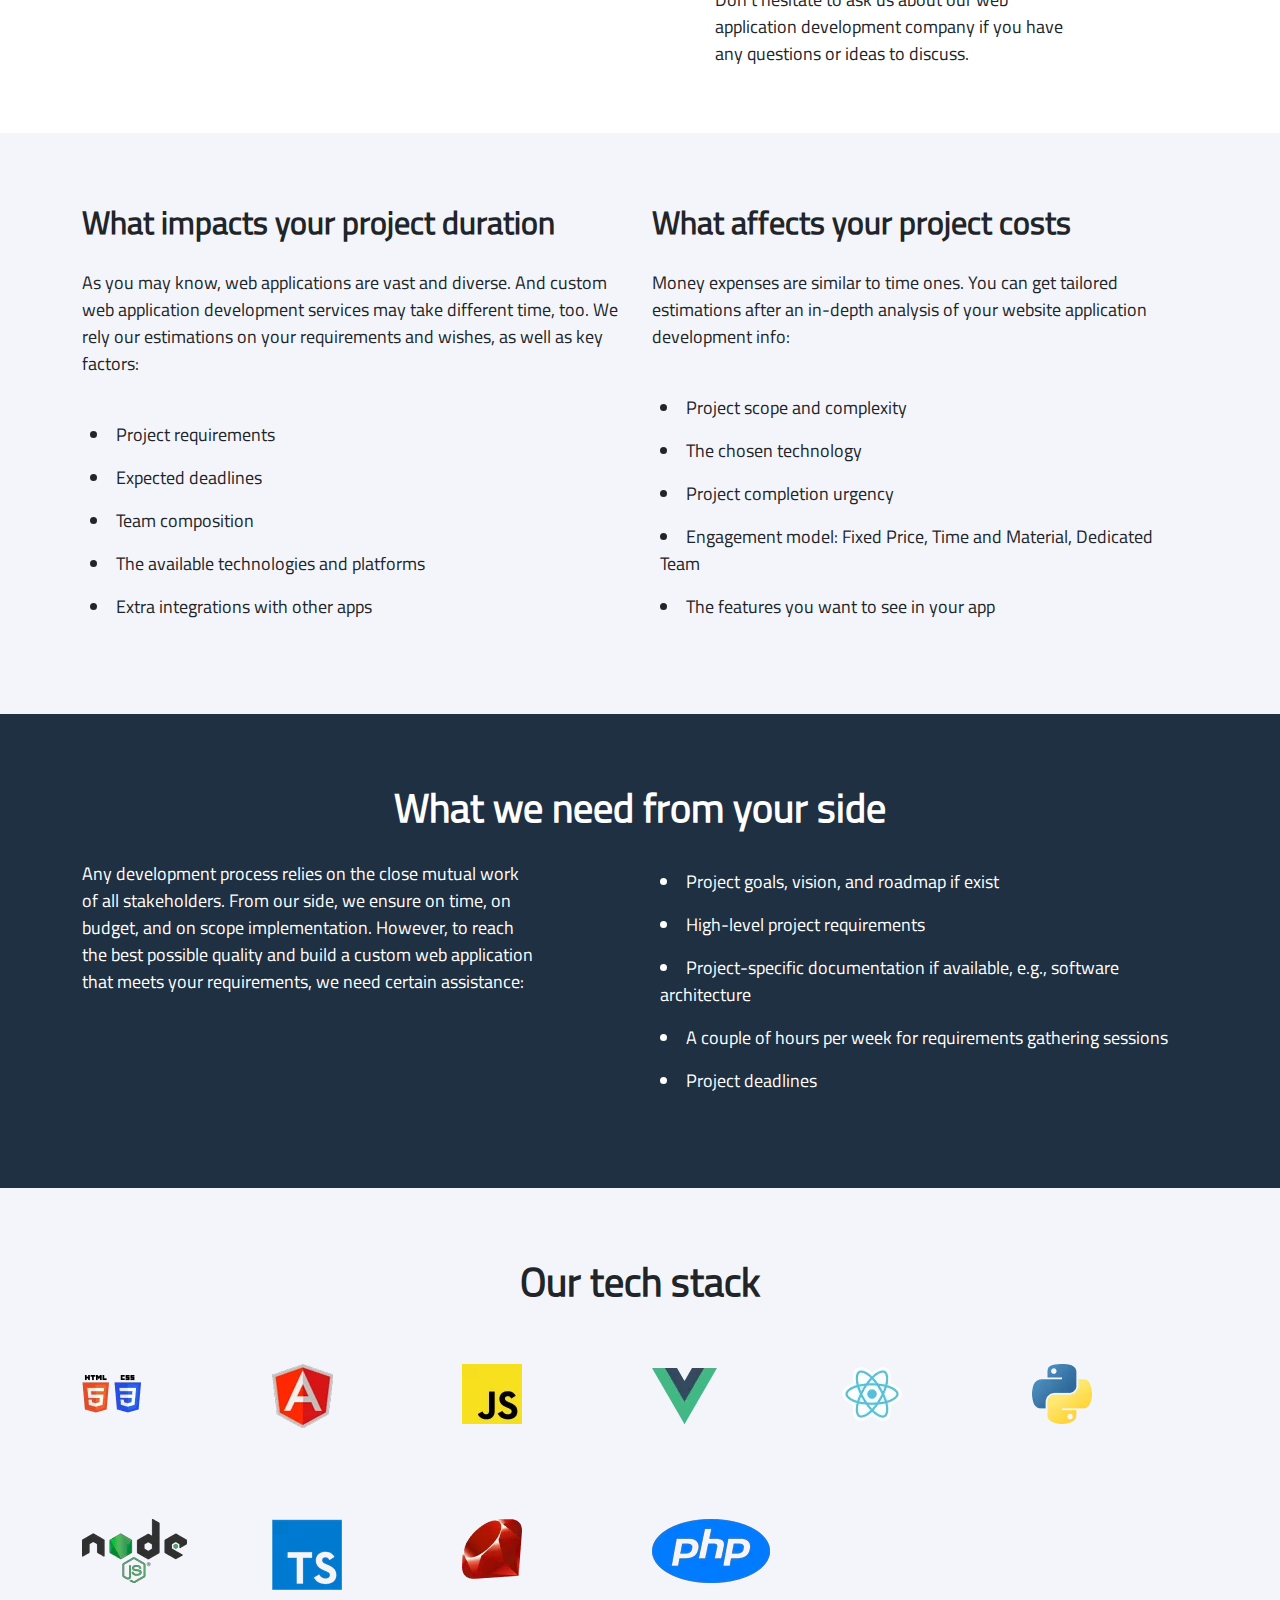
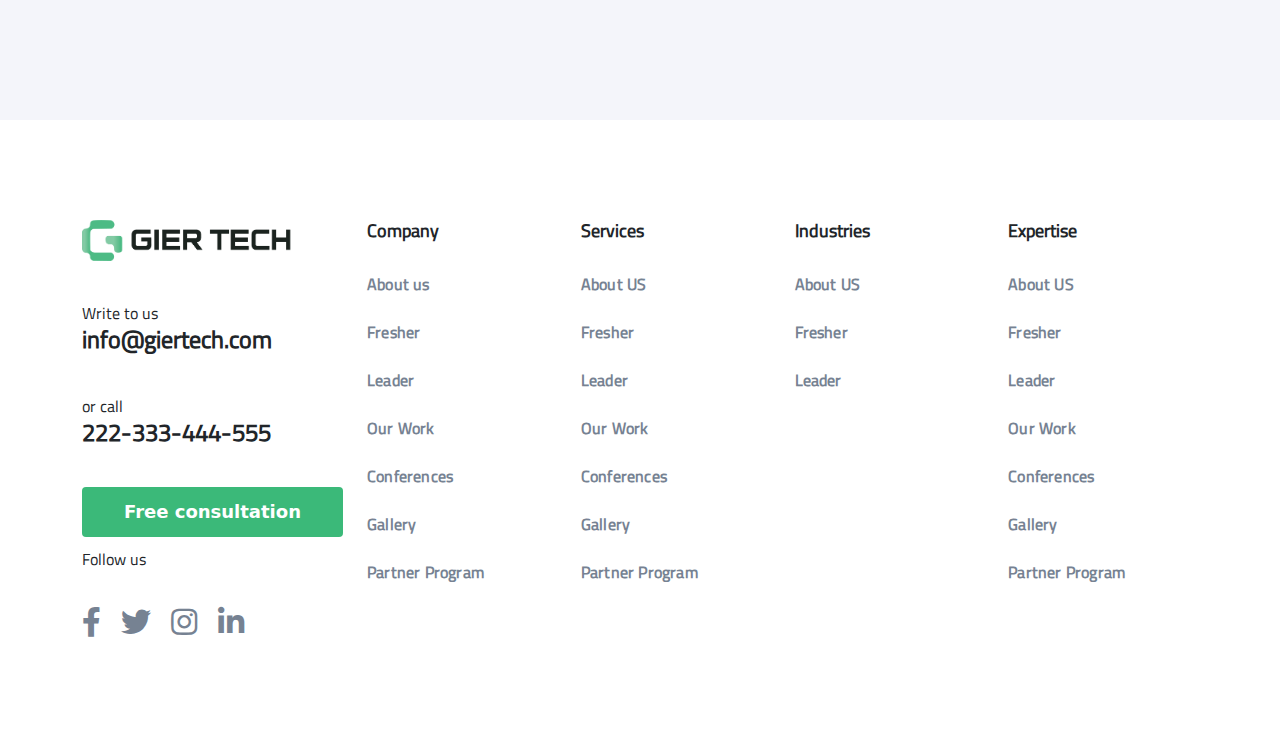
<file: internal.html>
<!DOCTYPE html>
<html lang="en">

<head>
    <meta charset="UTF-8">
    <meta name="viewport" content="width=device-width, initial-scale=1.0">
    <meta http-equiv="X-UA-Compatible" content="ie=edge">

    <!-- CSS Files -->
    <link href="https://cdn.jsdelivr.net/npm/bootstrap@5.0.2/dist/css/bootstrap.min.css" rel="stylesheet"
        integrity="sha384-EVSTQN3/azprG1Anm3QDgpJLIm9Nao0Yz1ztcQTwFspd3yD65VohhpuuCOmLASjC" crossorigin="anonymous">
    <link rel="stylesheet" type="text/css" href="style.css">
    <link rel="stylesheet" href="css/bootstrap.css" type="text/css">

    <!-- Font Awesome -->
    <link href="https://cdnjs.cloudflare.com/ajax/libs/font-awesome/5.12.1/css/all.min.css" rel="stylesheet"
        type="text/css">

    <!-- SM Menu -->
    <link rel="stylesheet" href="css/sm-clean.css" type="text/css">
    <link rel="stylesheet" href="css/sm-core-css.css" type="text/css">

    <!-- owl carousel  -->
    <link rel="stylesheet" type="text/css" href="css/owl.carousel.min.css" ;>
    <link rel="stylesheet" type="text/css" href="css/owl.theme.default.min.css" ;>


    <title>Web Application Development</title>


</head>

<body>


    <!-- Header -->
    <div class="header">
        <div class="nav-sec">
            <div class="container">
                <div class="row">
                    <div class="col-6 col-lg-3">
                        <div class="logo">
                            <img src="./images/logo.png">
                        </div>
                    </div>
                    <div class="col-6 col-lg-9">
                        <div class="nav-bar">
                            <!-- <nav class="navbar navbar-expand-lg nav-menu"> -->
                            <nav class="navbar">
                                <!-- <button class="navbar-toggler" type="button" data-bs-toggle="collapse"
                                    data-bs-target="#navbarSupportedContent" aria-controls="navbarSupportedContent"
                                    aria-expanded="false" aria-label="Toggle navigation">
                                    <span><i class="fas fa-bars"></i></span>
                                </button> -->
                                <!-- <div class="collapse navbar-collapse" id="navbarSupportedContent"> -->
                                <!-- <div class="collapse navbar-collapse" id="navbarSupportedContent"> -->
                                <ul id="main-menu" class="sm sm-menu">
                                    <li><a href="#">Company</a></li>
                                    <li><a href="#">Service</a>
                                        <ul class="sub-menu">

                                        </ul>
                                    </li>
                                    <li><a href="#">Industries</a>
                                        <ul class="sub-menu">

                                        </ul>
                                    </li>
                                    <li><a href="#">Expertise</a></li>
                                    <li><a href="#">Case Studies</a></li>
                                    <li><a href="#">Blog</a></li>
                                </ul>
                                <!-- </div> -->
                            </nav>
                            <div class="nav-btn">
                                <button class="">Contact Us</button>
                            </div>
                            <div class="search-icon">
                                <a href="#"><span><i class="fas fa-search"></i></span></a>
                            </div>
                        </div>

                        <!-- Offcanvas Menu -->
                        <div class="nav-mob">
                            <button class="btn btn-primary" type="button" data-bs-toggle="offcanvas"
                                data-bs-target="#offcanvas" aria-controls="offcanvas">
                                <span><i class="fas fa-bars"></i></span>
                            </button>

                            <div class="offcanvas offcanvas-end" tabindex="-1" id="offcanvas"
                                aria-labelledby="offcanvasExampleLabel">
                                <div class="offcanvas-header">
                                    <button type="button" class="" data-bs-dismiss="offcanvas"
                                        aria-label="Close"><span>Close</button>
                                </div>
                                <div class="offcanvas-body">
                                    <ul id="main-menu" class="sm sm-menu">
                                        <!-- navbar-nav -->

                                        <li><a href="#">Company</a></li>
                                        <li><a href="#">Service</a>
                                            <ul class="sub-menu">

                                            </ul>
                                        </li>
                                        <li><a href="#">Industries</a>
                                            <ul class="sub-menu">

                                            </ul>
                                        </li>
                                        <li><a href="#">Expertise</a></li>
                                        <li><a href="#">Case Studies</a></li>
                                        <li><a href="#">Blog</a></li>
                                    </ul>
                                </div>
                            </div>
                        </div>

                        <!-- End Offcanvas -->
                    </div>
                </div>
            </div>
        </div>


    </div>

    <!-- End Header -->

    <!-- web section -->
    <div class="web-sec">
        <div class="container">
            <div class="row ">
                <div class="col-lg-8">
                    <div class="content">
                        <h1>Free consulting on web application development</h1>
                        <button class="btn-green">Get free Consulting</button>
                    </div>
                </div>
            </div>
        </div>
    </div>

    <!-- End Web section -->


    <!-- Offer SEction -->
    <div class="off-sec">
        <h1>What we offer</h1>
        <div class="container">
            <div class="row sp-btw">
                <div class="col-lg-4">
                    <p>Talking about custom web application development, we mean a whole range of distinct services.
                        They include enterprise and customer research, design wireframing and prototyping, architecture
                        planning, frontend and backend coding, optimization, maintenance, DevOps, and so on.

                        <br><br> Feel free to check examples of the most demanded services in our web app development
                        company. And don’t forget to contact us in case you need something unique – we surely can check
                        your requirements and propose suitable solutions
                    </p>
                </div>
                <div class="col-lg-7">
                    <div class="row f-wrap">
                        <div class="col-lg-6">
                            <li>Website and web app development</li>
                        </div>
                        <div class="col-lg-6">
                            <li>Blockchain solutions</li>
                        </div>
                        <div class="col-lg-6">
                            <li>CRM and CMS solutions</li>
                        </div>
                        <div class="col-lg-6">
                            <li>Cross-platform development</li>
                        </div>
                        <div class="col-lg-6">
                            <li>Enterprise solution architecture</li>
                        </div>
                        <div class="col-lg-6">
                            <li>GUI and UI/UX design</li>
                        </div>
                        <div class="col-lg-6">
                            <li>Open-source development</li>
                        </div>
                        <div class="col-lg-6">
                            <li>Progressive web app development</li>
                        </div>
                        <div class="col-lg-6">
                            <li>SaaS development</li>
                        </div>
                        <div class="col-lg-6">
                            <li>Software optimization and migration</li>
                        </div>
                        <div class="col-lg-6">
                            <li>Tech support and maintenance</li>
                        </div>
                        <div class="col-lg-6">
                            <li>Testing and quality assurance</li>
                        </div>
                    </div>
                </div>


            </div>
            <button class="btn-green">Get free consultation</button>
            <div class="off-detail">
                <div class="row content">
                    <div class="col-12 col-lg-4">
                        <img src="images/int-free.png">
                    </div>
                    <div class="col-12 col-lg-4">
                        <p>Online and mobile web solutions are core bridges between your business and clients. Web app development helps people learn more about your company, check the services and products, contact your team, interact with various solutions: catalogs, order forms, videos, etc. If you need a new tool, want to improve an existing app, or require thorough research, we’re ready to help with all these web application development services.

                            <br><br>We provide custom web app development, cross-platform development, design, web consulting, legacy modernization, system integration, and lifelong support. You can quickly get the solution you need, from simple websites to advanced dynamic web apps with the tailored client- and server-side modules. Don’t hesitate to ask us about our web application development company if you have any questions or ideas to discuss.</p>
                    </div>
                </div>

            </div>
        </div>
    </div>

    <!-- End Offer section -->


    <!-- Impact section -->
    <div class="imp-sec">
        <div class="container">
            <div class="row">
                <div class="col-12 col-lg-6">
                    <h1>What impacts your project duration</h1>
                    <p>As you may know, web applications are vast and diverse. And custom web application development services may take different time, too. We rely our estimations on your requirements and wishes, as well as key factors:</p>
                    <ul>
                        <li>Project requirements</li>
                        <li>Expected deadlines</li>
                        <li>Team composition</li>
                        <li>The available technologies and platforms</li>
                        <li>Extra integrations with other apps</li>
                    </ul>
                </div>
                <div class="col-12 col-lg-6">
                    <h1>What affects your project costs</h1>
                    <p>Money expenses are similar to time ones. You can get tailored estimations after an in-depth analysis of your website application development info:</p>
                    <ul>
                        <li>Project scope and complexity</li>
                        <li>The chosen technology</li>
                        <li>Project completion urgency</li>
                        <li>Engagement model: Fixed Price, Time and Material, Dedicated Team</li>
                        <li>The features you want to see in your app</li>
                    </ul>
                </div>
            </div>
        </div>
    </div>

    <!-- End Impact Section -->

    <!-- side section -->

    <div class="side-sec">
        <h1>What we need from your side</h1>
        <div class="container">
            <div class="row sp-btw">
                <div class="col-12 col-lg-5">
                    <p>Any development process relies on the close mutual work of all stakeholders. From our side, we ensure on time, on budget, and on scope implementation. However, to reach the best possible quality and build a custom web application that meets your requirements, we need certain assistance:</p>
                </div>
                <div class="col-12 col-lg-6">
                    <ul>
                        <li>Project goals, vision, and roadmap if exist</li>
                        <li>High-level project requirements</li>
                        <li>Project-specific documentation if available, e.g., software architecture</li>
                        <li>A couple of hours per week for requirements gathering sessions</li>
                        <li>Project deadlines</li>

                    </ul>
                </div>
            </div>
        </div>
    </div>

    <!-- Side Section -->

 <!-- Technology Section -->
 <div class="tech-sec">
    <h1>Our tech stack</h1>
    <div class="container">
        <div class="row">
            <div class="col-6 col-lg-2">
                <div class="icon-tech">
                    <img src="./images/HTML5-CSS.webp">
                </div>
            </div>
            <div class="col-6 col-lg-2">
                <div class="icon-tech">
                    <img src="./images/angular_js.webp">
                </div>
            </div>
            <div class="col-6 col-lg-2">
                <div class="icon-tech">
                    <img src="./images/JavaScript.webp">
                </div>
            </div>
            <div class="col-6 col-lg-2">
                <div class="icon-tech">
                    <img src="./images/Vue.js.webp">
                </div>
            </div>
            <div class="col-6 col-lg-2">
                <div class="icon-tech">
                    <img src="./images/React.webp">
                </div>
            </div>
            <div class="col-6 col-lg-2">
                <div class="icon-tech">
                    <img src="./images/Python.webp">
                </div>
            </div>
            <div class="col-6 col-lg-2">
                <div class="icon-tech">
                    <img src="./images/nodejs.webp">
                </div>
            </div>
            <div class="col-6 col-lg-2">
                <div class="icon-tech">
                    <img src="./images/type_script.webp">
                </div>
            </div>
            <div class="col-6 col-lg-2">
                <div class="icon-tech">
                    <img src="./images/Ruby.webp">
                </div>
            </div>
            <div class="col-6 col-lg-2">
                <div class="icon-tech">
                    <img src="./images/php.webp">
                </div>
            </div>
        </div>
    </div>
</div>


    <!-- Footer -->
    <div class="footer">
        <div class="container">
            <div class="row">
                <div class="col-12 col-lg-3">
                    <div class="c-info">
                        <img src="images/logo.png">
                        <p>Write to us</p>
                        <h2>info@giertech.com</h2>
                        <p>or call</p>
                        <h2>222-333-444-555</h2>
                        <button class="btn-green">Free consultation</button>
                        <p>Follow us</p>
                        <nav class="s-icon">
                            <ul>
                                <li><a href="#"><span><i class="fab fa-facebook-f"></i></span></a></li>
                                <li><a href="#"><span><i class="fab fa-twitter"></i></span></a></li>
                                <li><a href="#"><span><i class="fab fa-instagram"></i></span></a></li>
                                <li><a href="#"><span><i class="fab fa-linkedin-in"></i></span></a></li>
                            </ul>
                        </nav>
                    </div>
                </div>
                <div class="col-12 col-lg-9">
                    <div class="row">
                        <div class="col-6 col-lg-3">
                            <h3>Company</h3>
                            <ul>
                                <li><a href="#">About us</a></li>
                                <li><a href="#">Fresher</a></li>
                                <li><a href="#">Leader</a></li>
                                <li><a href="#">Our Work</a></li>
                                <li><a href="#">Conferences</a></li>
                                <li><a href="#">Gallery</a></li>
                                <li><a href="#">Partner Program </a></li>
                            </ul>
                        </div>
                        <div class="col-6 col-lg-3">
                            <h3>Services</h3>
                            <ul>
                                <li><a href="#">About US</a></li>
                                <li><a href="#">Fresher</a></li>
                                <li><a href="#">Leader</a></li>
                                <li><a href="#">Our Work</a></li>
                                <li><a href="#">Conferences</a></li>
                                <li><a href="#">Gallery</a></li>
                                <li><a href="#">Partner Program </a></li>
                            </ul>
                        </div>
                        <div class="col-6 col-lg-3">
                            <h3>Industries</h3>
                            <ul>
                                <li><a href="#">About US</a></li>
                                <li><a href="#">Fresher</a></li>
                                <li><a href="#">Leader</a></li>
                            </ul>
                        </div>
                        <div class="col-6 col-lg-3">
                            <h3>Expertise</h3>
                            <ul>
                                <li><a href="#">About US</a></li>
                                <li><a href="#">Fresher</a></li>
                                <li><a href="#">Leader</a></li>
                                <li><a href="#">Our Work</a></li>
                                <li><a href="#">Conferences</a></li>
                                <li><a href="#">Gallery</a></li>
                                <li><a href="#">Partner Program </a></li>
                            </ul>
                        </div>
                    </div>

                </div>
            </div>
        </div>

    </div>










    <script src="https://code.jquery.com/jquery-3.2.1.slim.min.js"
        integrity="sha384-KJ3o2DKtIkvYIK3UENzmM7KCkRr/rE9/Qpg6aAZGJwFDMVNA/GpGFF93hXpG5KkN"
        crossorigin="anonymous"></script>
    <script src="https://cdnjs.cloudflare.com/ajax/libs/popper.js/1.12.9/umd/popper.min.js"
        integrity="sha384-ApNbgh9B+Y1QKtv3Rn7W3mgPxhU9K/ScQsAP7hUibX39j7fakFPskvXusvfa0b4Q"
        crossorigin="anonymous"></script>
    <script src="https://cdn.jsdelivr.net/npm/bootstrap@5.0.2/dist/js/bootstrap.bundle.min.js"
        integrity="sha384-MrcW6ZMFYlzcLA8Nl+NtUVF0sA7MsXsP1UyJoMp4YLEuNSfAP+JcXn/tWtIaxVXM"
        crossorigin="anonymous"></script>

    <!-- SmartMenus jQuery plugin -->
    <script src="js/jquery.smartmenus.js" type="text/javascript"></script>

    <!-- Owl Carousel -->
    <script type="text/javascript" src="./js/owl.carousel.min.js"></script>

    <script>
        $(function () {
            $('#main-menu').smartmenus();
        });
    </script>


</body>

</html>
</file>
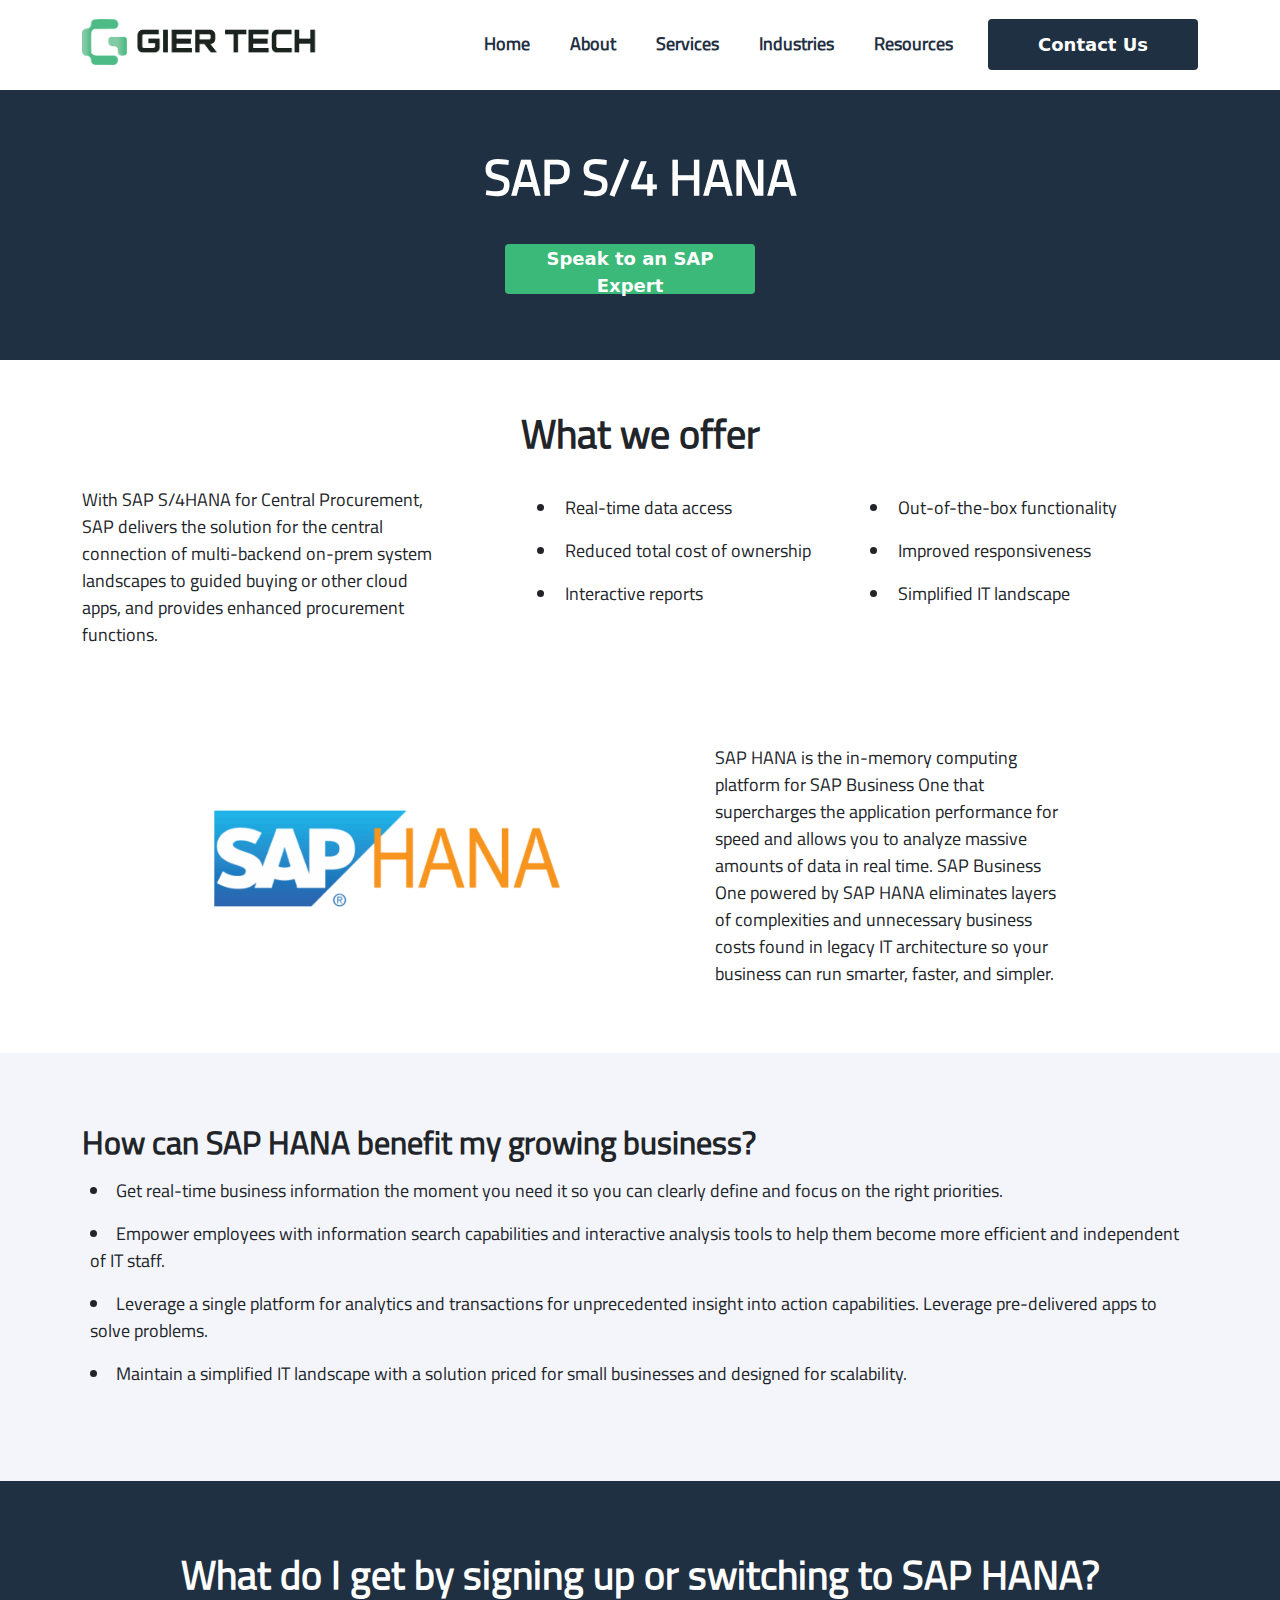
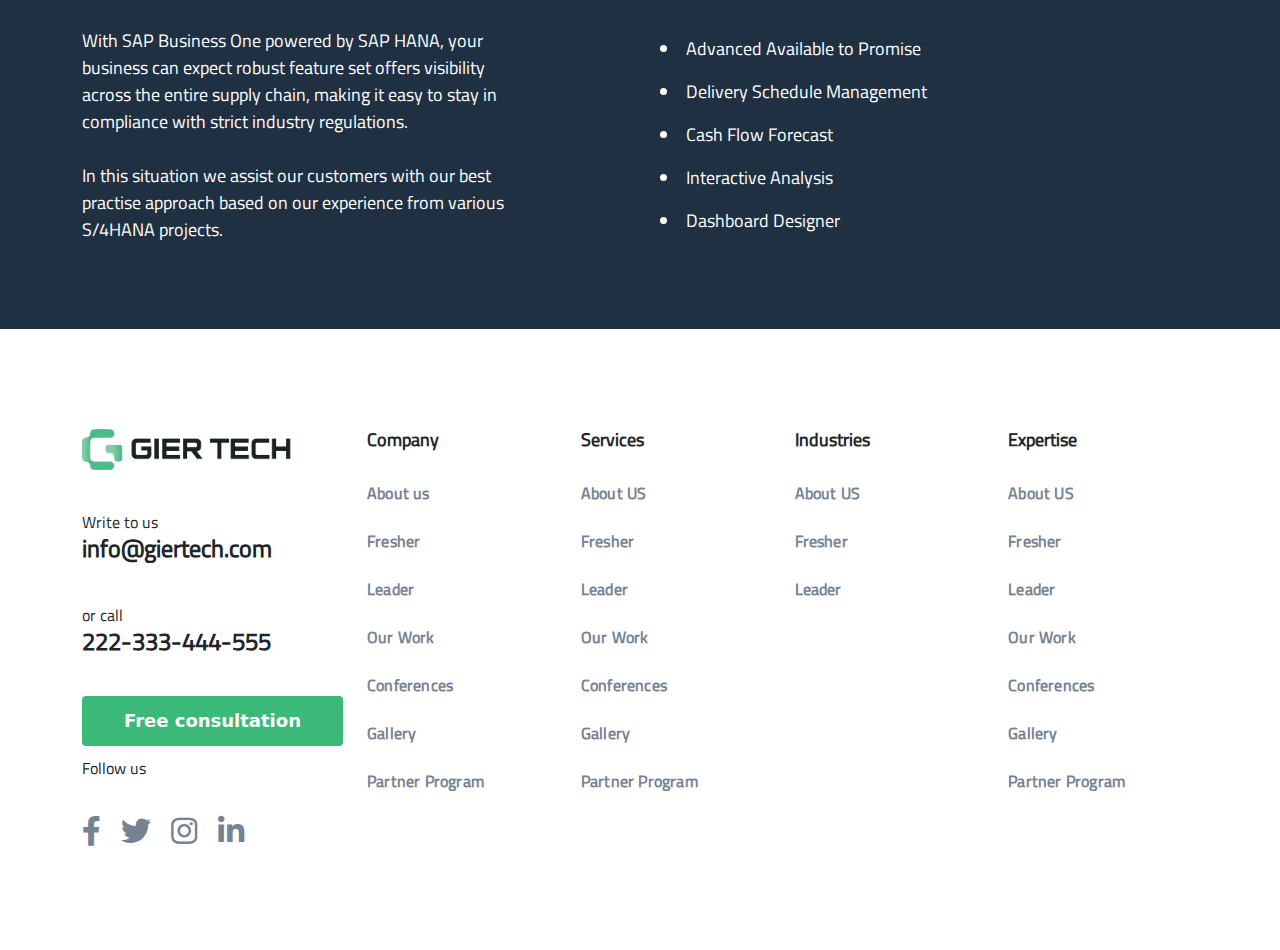
<file: SAP-S-4HANA - Copy.html>
<!DOCTYPE html>
<html lang="en">

<head>
    <meta charset="UTF-8">
    <meta name="viewport" content="width=device-width, initial-scale=1.0">
    <meta http-equiv="X-UA-Compatible" content="ie=edge">

    <!-- CSS Files -->
    <link href="https://cdn.jsdelivr.net/npm/bootstrap@5.0.2/dist/css/bootstrap.min.css" rel="stylesheet"
        integrity="sha384-EVSTQN3/azprG1Anm3QDgpJLIm9Nao0Yz1ztcQTwFspd3yD65VohhpuuCOmLASjC" crossorigin="anonymous">
    <link rel="stylesheet" type="text/css" href="style.css">
    <link rel="stylesheet" href="css/bootstrap.css" type="text/css">

    <!-- Font Awesome -->
    <link href="https://cdnjs.cloudflare.com/ajax/libs/font-awesome/5.12.1/css/all.min.css" rel="stylesheet"
        type="text/css">

    <!-- SM Menu -->
    <link rel="stylesheet" href="css/sm-clean.css" type="text/css">
    <link rel="stylesheet" href="css/sm-core-css.css" type="text/css">

    <!-- owl carousel  -->
    <link rel="stylesheet" type="text/css" href="css/owl.carousel.min.css" ;>
    <link rel="stylesheet" type="text/css" href="css/owl.theme.default.min.css" ;>


    <title>SAP S/4 HANA</title>


</head>

<body>


    <!-- Header -->
    <div class="header">
        <div class="nav-sec">
            <div class="container">
                <div class="row">
                    <div class="col-6 col-lg-3">
                        <div class="logo">
                            <img src="./images/logo.png">
                        </div>
                    </div>
                    <div class="col-6 col-lg-9">
                        <div class="nav-bar">
                            <!-- <nav class="navbar navbar-expand-lg nav-menu"> -->
                            <nav class="navbar">
                                <!-- <button class="navbar-toggler" type="button" data-bs-toggle="collapse"
                                    data-bs-target="#navbarSupportedContent" aria-controls="navbarSupportedContent"
                                    aria-expanded="false" aria-label="Toggle navigation">
                                    <span><i class="fas fa-bars"></i></span>
                                </button> -->
                                <!-- <div class="collapse navbar-collapse" id="navbarSupportedContent"> -->
                                <!-- <div class="collapse navbar-collapse" id="navbarSupportedContent"> -->
                                <ul id="main-menu" class="sm sm-menu" data-smartmenus-id="16591896269990264">
                                    <li><a href="#">Home</a></li>
                                    <li><a href="#">About</a></li>
                                    <li><a href="#" class="has-submenu" id="sm-16591896269990264-1" aria-haspopup="true" aria-controls="sm-16591896269990264-2" aria-expanded="false">Services<span class="sub-arrow"></span></a>
                                        <ul class="sub-menu sm-nowrap" id="sm-16591896269990264-2" role="group" aria-hidden="true" aria-labelledby="sm-16591896269990264-1" aria-expanded="false" style="z-index: 10008; width: auto; display: none; top: auto; left: 0px; margin-left: 0px; margin-top: 0px; min-width: 10em; max-width: 20em;">
                                                <li><a href="#">SAP S/4HANA</a></li>
                                                <li><a href="#">SAP &amp; UK Compliance</a></li>
                                                <li><a href="#">Analytics for SAP Data</a></li>
                                                <li><a href="#">SAP Support</a></li>
                                                <li><a href="#">SAP User Experience</a></li>
                                                <li><a href="#">SAP Technical Services</a></li>
                                                <li><a href="#">Cloud Services</a></li>           
                                            
                                        </li></ul>
                                    </li>
                                    <li><a href="#">Industries</a>                                        
                                    </li>
                                    <li><a href="#">Resources</a></li>
                                   
                                </ul>
                                <!-- </div> -->
                            </nav>
                            <div class="nav-btn">
                                <button class="">Contact Us</button>
                            </div>
                            <!-- <div class="search-icon">
                                <a href="#"><span><i class="fas fa-search"></i></span></a>
                            </div> -->
                        </div>

                        <!-- Offcanvas Menu -->
                        <div class="nav-mob">
                            <button class="btn btn-primary" type="button" data-bs-toggle="offcanvas" data-bs-target="#offcanvas" aria-controls="offcanvas">
                                <span><i class="fas fa-bars"></i></span>
                            </button>

                            <div class="offcanvas offcanvas-end" tabindex="-1" id="offcanvas" aria-labelledby="offcanvasExampleLabel">
                                <div class="offcanvas-header">
                                    <button type="button" class="" data-bs-dismiss="offcanvas" aria-label="Close"><span>Close</span></button>
                                </div>
                                <div class="offcanvas-body">
                                    <ul id="main-menu" class="sm sm-menu">
                                        <!-- navbar-nav -->
                                        <li><a href="#">Home</a></li>
                                        <li><a href="#">About</a></li>
                                        <li><a href="#">Services</a>
                                            <ul class="sub-menu">
                                                <li><a href="#">SAP S/4HANA</a></li>
                                                <li><a href="#">SAP &amp; UK Compliance</a></li>
                                                <li><a href="#">Analytics for SAP Data</a></li>
                                                <li><a href="#">SAP Support</a></li>
                                                <li><a href="#">SAP User Experience</a></li>
                                                <li><a href="#">SAP Technical Services</a></li>
                                                <li><a href="#">Cloud Services</a></li>                                      
                                            </ul>
                                        </li>
                                        <li><a href="#">Industries</a>                       
                                        </li>
                                        <li><a href="#">Resources</a></li>
                                    </ul>
                                </div>
                            </div>
                        </div>

                        <!-- End Offcanvas -->
                    </div>
                </div>
            </div>
        </div>


    </div>

    <!-- End Header -->

    <!-- web section -->
    <div class="web-sec">
        <div class="container">
            <div class="row ">
                <div class="col-lg-8">
                    <div class="content">
                        <h1>SAP S/4 HANA</h1>
                        <button class="btn-green">Speak to an SAP Expert</button>
                    </div>
                </div>
            </div>
        </div>
    </div>

    <!-- End Web section -->


    <!-- Offer SEction -->
    <div class="off-sec">
        <h1>What we offer</h1>
        <div class="container">
            <div class="row sp-btw">
                <div class="col-lg-4">
                    <p>With SAP S/4HANA for Central Procurement, SAP delivers the solution for the central connection of multi-backend on-prem system 
                        landscapes to guided buying or other cloud apps,
                         and provides enhanced procurement functions.

                        
                    </p>
                </div>
                <div class="col-lg-7">
                    <div class="row f-wrap">
                        <div class="col-lg-6">
                            <li>Real-time data access</li>
                        </div>
                        <div class="col-lg-6">
                            <li>Out-of-the-box functionality</li>
                        </div>
                        <div class="col-lg-6">
                            <li>Reduced total cost of ownership </li>
                        </div>
                        <div class="col-lg-6">
                            <li>Improved responsiveness</li>
                        </div>
                        <div class="col-lg-6">
                            <li>Interactive reports</li>
                        </div>
                        <div class="col-lg-6">
                            <li>Simplified IT landscape</li>
                        </div>
 

                    </div>
                </div>


            </div>
          
            <div class="off-detail">
                <div class="row content">
                    <div class="col-12 col-lg-4">
                        <img src="images/sap-hana-logo.png">
                    </div>
                    <div class="col-12 col-lg-4">
                        <p>SAP HANA is the in-memory computing platform for SAP Business One that supercharges the application performance for
                             speed and allows you to analyze massive amounts of data in real time. SAP Business One powered by SAP HANA 
                             eliminates layers of complexities and unnecessary business costs found in legacy IT architecture so your business 
                             can run smarter, faster, and simpler.</p>
                    </div>
                </div>

            </div>
        </div>
    </div>

    <!-- End Offer section -->


    <!-- Impact section -->
    <div class="imp-sec">
        <div class="container">
            <div class="row">
                <div class="col-12 col-lg-12">
                    <h1>How can SAP HANA benefit my growing business?</h1>
                    
                    <ul>
                        <li>Get real-time business information the moment you need it so you can clearly define and focus on the right priorities.</li>
                        <li>Empower employees with information search capabilities and interactive analysis tools to help them become more efficient and independent of IT staff.</li>
                        <li>Leverage a single platform for analytics and transactions for unprecedented insight into action capabilities. Leverage pre-delivered apps to solve problems.</li>
                        <li>Maintain a simplified IT landscape with a solution priced for small businesses and designed for scalability.</li>
                       
                    </ul>
                </div>
               
            </div>
        </div>
    </div>

    <!-- End Impact Section -->

    <!-- side section -->

    <div class="side-sec">
        <h1>What do I get by signing up or switching to SAP HANA?</h1>
        <div class="container">
            <div class="row sp-btw">
                <div class="col-12 col-lg-5">
                    <p>With SAP Business One powered by SAP HANA, your business can expect robust feature set offers visibility across the entire supply chain, 
                        making it easy to stay in compliance with strict industry regulations.
                        <br><br>
                        In this situation we assist our customers with our best practise approach based on our experience from various S/4HANA projects.
                    </p>
                </div>
                <div class="col-12 col-lg-6">
                    <ul>
                        <li>Advanced Available to Promise</li>
                        <li>Delivery Schedule Management</li>
                        <li>Cash Flow Forecast</li>
                        <li>Interactive Analysis</li>
                        <li>Dashboard Designer </li>

                    </ul>
                </div>
            </div>
        </div>
    </div>

    <!-- Side Section -->


    <!-- Footer -->
    <div class="footer">
        <div class="container">
            <div class="row">
                <div class="col-12 col-lg-3">
                    <div class="c-info">
                        <img src="images/logo.png">
                        <p>Write to us</p>
                        <h2>info@giertech.com</h2>
                        <p>or call</p>
                        <h2>222-333-444-555</h2>
                        <button class="btn-green">Free consultation</button>
                        <p>Follow us</p>
                        <nav class="s-icon">
                            <ul>
                                <li><a href="#"><span><i class="fab fa-facebook-f"></i></span></a></li>
                                <li><a href="#"><span><i class="fab fa-twitter"></i></span></a></li>
                                <li><a href="#"><span><i class="fab fa-instagram"></i></span></a></li>
                                <li><a href="#"><span><i class="fab fa-linkedin-in"></i></span></a></li>
                            </ul>
                        </nav>
                    </div>
                </div>
                <div class="col-12 col-lg-9">
                    <div class="row">
                        <div class="col-6 col-lg-3">
                            <h3>Company</h3>
                            <ul>
                                <li><a href="#">About us</a></li>
                                <li><a href="#">Fresher</a></li>
                                <li><a href="#">Leader</a></li>
                                <li><a href="#">Our Work</a></li>
                                <li><a href="#">Conferences</a></li>
                                <li><a href="#">Gallery</a></li>
                                <li><a href="#">Partner Program </a></li>
                            </ul>
                        </div>
                        <div class="col-6 col-lg-3">
                            <h3>Services</h3>
                            <ul>
                                <li><a href="#">About US</a></li>
                                <li><a href="#">Fresher</a></li>
                                <li><a href="#">Leader</a></li>
                                <li><a href="#">Our Work</a></li>
                                <li><a href="#">Conferences</a></li>
                                <li><a href="#">Gallery</a></li>
                                <li><a href="#">Partner Program </a></li>
                            </ul>
                        </div>
                        <div class="col-6 col-lg-3">
                            <h3>Industries</h3>
                            <ul>
                                <li><a href="#">About US</a></li>
                                <li><a href="#">Fresher</a></li>
                                <li><a href="#">Leader</a></li>
                            </ul>
                        </div>
                        <div class="col-6 col-lg-3">
                            <h3>Expertise</h3>
                            <ul>
                                <li><a href="#">About US</a></li>
                                <li><a href="#">Fresher</a></li>
                                <li><a href="#">Leader</a></li>
                                <li><a href="#">Our Work</a></li>
                                <li><a href="#">Conferences</a></li>
                                <li><a href="#">Gallery</a></li>
                                <li><a href="#">Partner Program </a></li>
                            </ul>
                        </div>
                    </div>

                </div>
            </div>
        </div>

    </div>










    <script src="https://code.jquery.com/jquery-3.2.1.slim.min.js"
        integrity="sha384-KJ3o2DKtIkvYIK3UENzmM7KCkRr/rE9/Qpg6aAZGJwFDMVNA/GpGFF93hXpG5KkN"
        crossorigin="anonymous"></script>
    <script src="https://cdnjs.cloudflare.com/ajax/libs/popper.js/1.12.9/umd/popper.min.js"
        integrity="sha384-ApNbgh9B+Y1QKtv3Rn7W3mgPxhU9K/ScQsAP7hUibX39j7fakFPskvXusvfa0b4Q"
        crossorigin="anonymous"></script>
    <script src="https://cdn.jsdelivr.net/npm/bootstrap@5.0.2/dist/js/bootstrap.bundle.min.js"
        integrity="sha384-MrcW6ZMFYlzcLA8Nl+NtUVF0sA7MsXsP1UyJoMp4YLEuNSfAP+JcXn/tWtIaxVXM"
        crossorigin="anonymous"></script>

    <!-- SmartMenus jQuery plugin -->
    <script src="js/jquery.smartmenus.js" type="text/javascript"></script>

    <!-- Owl Carousel -->
    <script type="text/javascript" src="./js/owl.carousel.min.js"></script>

    <script>
        $(function () {
            $('#main-menu').smartmenus();
        });
    </script>


</body>

</html>
</file>
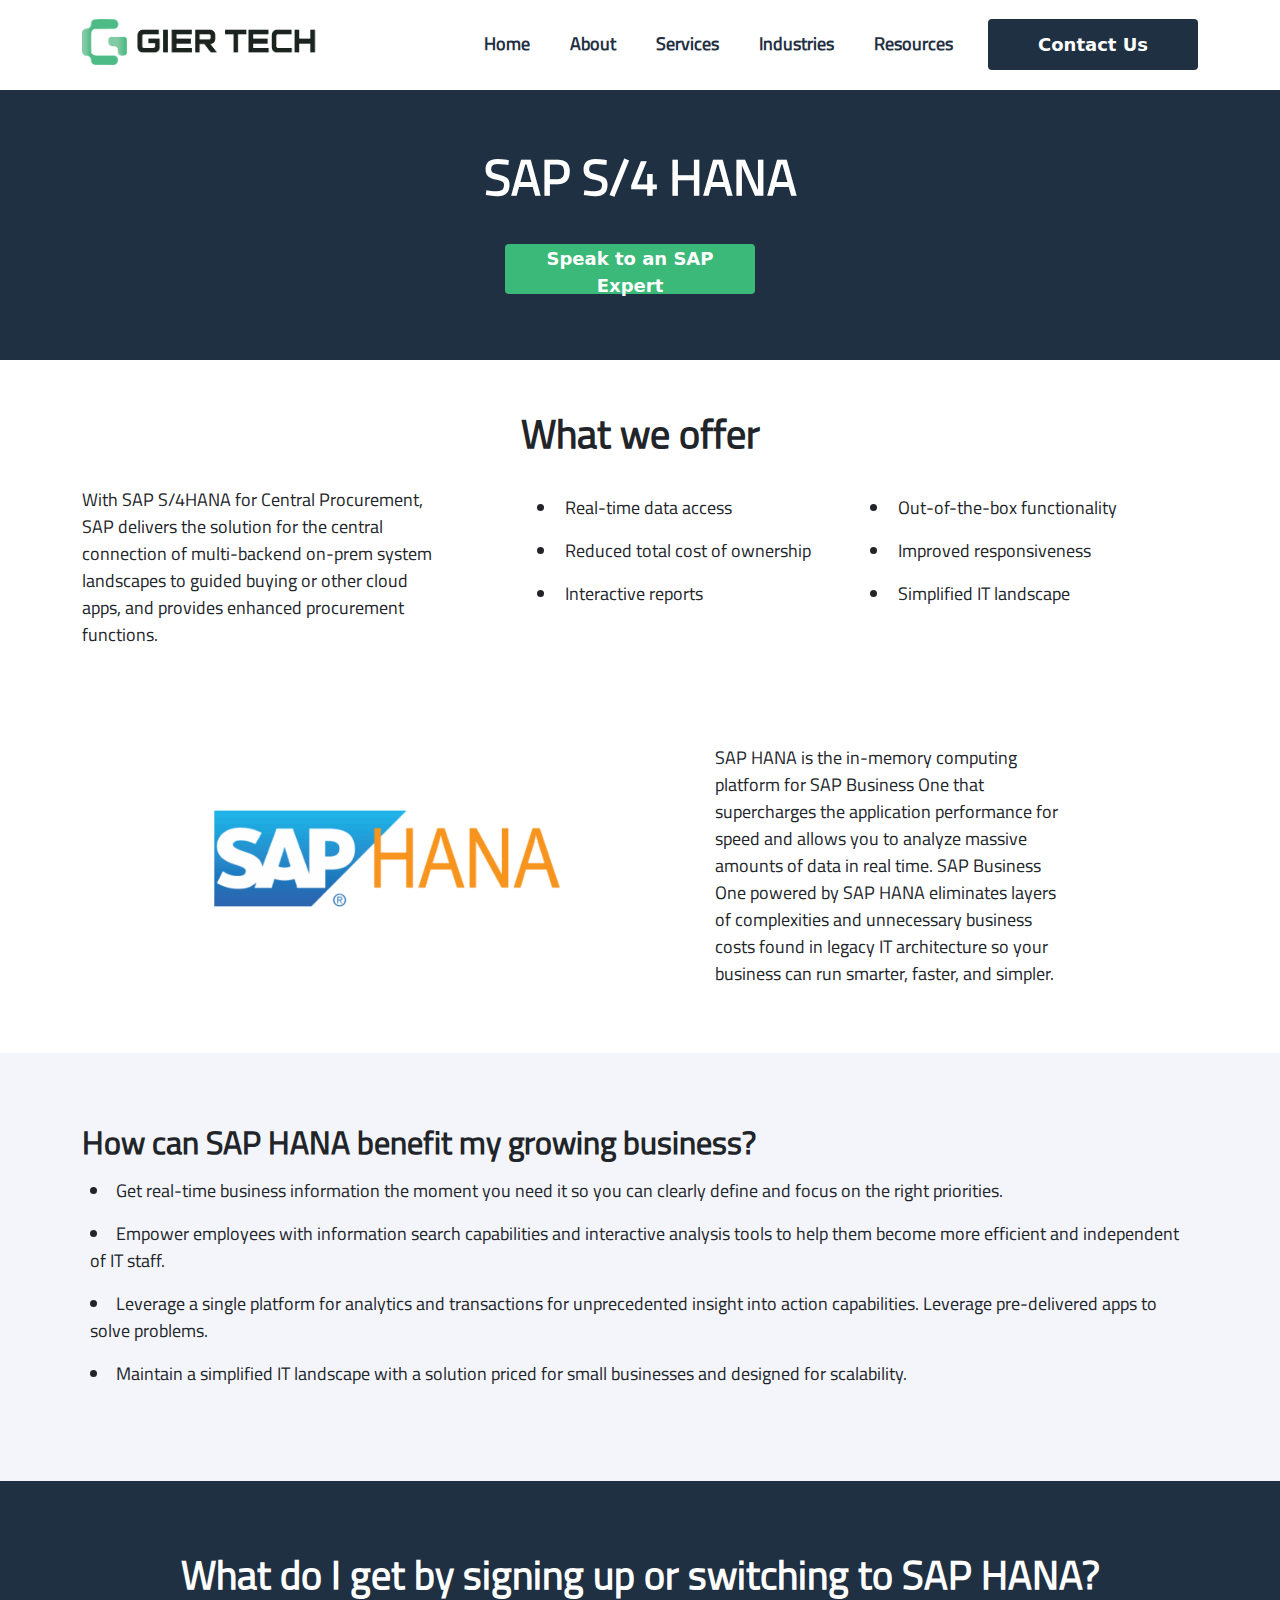
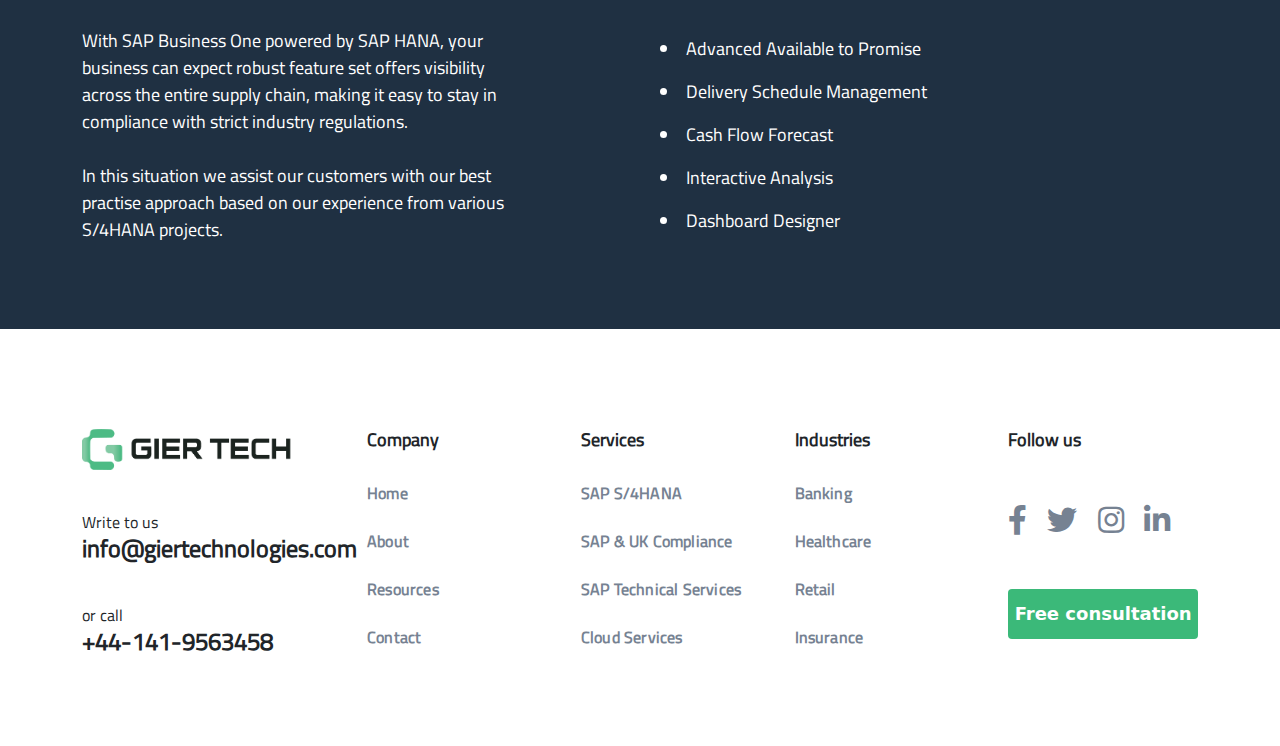
<file: SAP-S-4HANA.html>
<!DOCTYPE html>
<html lang="en">

<head>
    <meta charset="UTF-8">
    <meta name="viewport" content="width=device-width, initial-scale=1.0">
    <meta http-equiv="X-UA-Compatible" content="ie=edge">

    <!-- CSS Files -->
    <link href="https://cdn.jsdelivr.net/npm/bootstrap@5.0.2/dist/css/bootstrap.min.css" rel="stylesheet"
        integrity="sha384-EVSTQN3/azprG1Anm3QDgpJLIm9Nao0Yz1ztcQTwFspd3yD65VohhpuuCOmLASjC" crossorigin="anonymous">
    <link rel="stylesheet" type="text/css" href="style.css">
    <link rel="stylesheet" href="css/bootstrap.css" type="text/css">

    <!-- Font Awesome -->
    <link href="https://cdnjs.cloudflare.com/ajax/libs/font-awesome/5.12.1/css/all.min.css" rel="stylesheet"
        type="text/css">

    <!-- SM Menu -->
    <link rel="stylesheet" href="css/sm-clean.css" type="text/css">
    <link rel="stylesheet" href="css/sm-core-css.css" type="text/css">

    <!-- owl carousel  -->
    <link rel="stylesheet" type="text/css" href="css/owl.carousel.min.css" ;>
    <link rel="stylesheet" type="text/css" href="css/owl.theme.default.min.css" ;>


    <title>SAP S/4 HANA</title>


</head>

<body>


    <!-- Header -->
    <div class="header">
        <div class="nav-sec">
            <div class="container">
                <div class="row">
                    <div class="col-6 col-lg-3">
                        <div class="logo">
                            <img src="./images/logo.png">
                        </div>
                    </div>
                    <div class="col-6 col-lg-9">
                        <div class="nav-bar">
                            <!-- <nav class="navbar navbar-expand-lg nav-menu"> -->
                            <nav class="navbar">
                                <!-- <button class="navbar-toggler" type="button" data-bs-toggle="collapse"
                                    data-bs-target="#navbarSupportedContent" aria-controls="navbarSupportedContent"
                                    aria-expanded="false" aria-label="Toggle navigation">
                                    <span><i class="fas fa-bars"></i></span>
                                </button> -->
                                <!-- <div class="collapse navbar-collapse" id="navbarSupportedContent"> -->
                                <!-- <div class="collapse navbar-collapse" id="navbarSupportedContent"> -->
                                <ul id="main-menu" class="sm sm-menu">
                                    <li><a href="index.html">Home</a></li>
                                    <li><a href="#">About</a></li>
                                    <li><a href="#">Services</a>
                                        <ul class="sub-menu">
                                            <li><a href="SAP-S-4HANA.html">SAP S/4HANA</a></li>
                                            <li><a href="SAP-UK-Compliance.html">SAP &amp; UK Compliance</a></li>
                                            <li><a href="#">Analytics for SAP Data</a></li>
                                            <li><a href="#">SAP Support</a></li>
                                            <li><a href="#">SAP User Experience</a></li>
                                            <li><a href="#">SAP Technical Services</a></li>
                                            <li><a href="#">Cloud Services</a></li>           
                                            
                                        </ul>
                                    </li>
                                    <li><a href="industries.html">Industries</a>                                        
                                    </li>
                                    <li><a href="#">Resources</a></li>
                                   
                                </ul>
                                <!-- </div> -->
                            </nav>
                            <div class="nav-btn">
                                <button class="">Contact Us</button>
                            </div>
                            <!-- <div class="search-icon">
                                <a href="#"><span><i class="fas fa-search"></i></span></a>
                            </div> -->
                        </div>

                        <!-- Offcanvas Menu -->
                        <div class="nav-mob">
                            <button class="btn btn-primary" type="button" data-bs-toggle="offcanvas"
                                data-bs-target="#offcanvas" aria-controls="offcanvas">
                                <span><i class="fas fa-bars"></i></span>
                            </button>

                            <div class="offcanvas offcanvas-end" tabindex="-1" id="offcanvas"
                                aria-labelledby="offcanvasExampleLabel">
                                <div class="offcanvas-header">
                                    <button type="button" class="" data-bs-dismiss="offcanvas"
                                        aria-label="Close"><span>Close</button>
                                </div>
                                <div class="offcanvas-body">
                                    <ul id="main-menu" class="sm sm-menu">
                                        <!-- navbar-nav -->
                                        <li><a href="index.html">Home</a></li>
                                        <li><a href="#">About</a></li>
                                        <li><a href="#">Services</a>
                                            <ul class="sub-menu">
                                                <li><a href="SAP-S-4HANA.html">SAP S/4HANA</a></li>
                                                <li><a href="SAP-UK-Compliance.html">SAP &amp; UK Compliance</a></li>
                                                <li><a href="#">Analytics for SAP Data</a></li>
                                                <li><a href="#">SAP Support</a></li>
                                                <li><a href="#">SAP User Experience</a></li>
                                                <li><a href="#">SAP Technical Services</a></li>
                                                <li><a href="#">Cloud Services</a></li>                                      
                                            </ul>
                                        </li>
                                        <li><a href="industries.html">Industries</a>                       
                                        </li>
                                        <li><a href="#">Resources</a></li>
                                    </ul>
                                </div>
                            </div>
                        </div>

                        <!-- End Offcanvas -->
                    </div>
                </div>
            </div>
        </div>


    </div>

    <!-- End Header -->

    <!-- web section -->
    <div class="web-sec">
        <div class="container">
            <div class="row ">
                <div class="col-lg-8">
                    <div class="content">
                        <h1>SAP S/4 HANA</h1>
                        <button class="btn-green">Speak to an SAP Expert</button>
                    </div>
                </div>
            </div>
        </div>
    </div>

    <!-- End Web section -->


    <!-- Offer SEction -->
    <div class="off-sec">
        <h1>What we offer</h1>
        <div class="container">
            <div class="row sp-btw">
                <div class="col-lg-4">
                    <p>With SAP S/4HANA for Central Procurement, SAP delivers the solution for the central connection of multi-backend on-prem system 
                        landscapes to guided buying or other cloud apps,
                         and provides enhanced procurement functions.

                        
                    </p>
                </div>
                <div class="col-lg-7">
                    <div class="row f-wrap">
                        <div class="col-lg-6">
                            <li>Real-time data access</li>
                        </div>
                        <div class="col-lg-6">
                            <li>Out-of-the-box functionality</li>
                        </div>
                        <div class="col-lg-6">
                            <li>Reduced total cost of ownership </li>
                        </div>
                        <div class="col-lg-6">
                            <li>Improved responsiveness</li>
                        </div>
                        <div class="col-lg-6">
                            <li>Interactive reports</li>
                        </div>
                        <div class="col-lg-6">
                            <li>Simplified IT landscape</li>
                        </div>
 

                    </div>
                </div>


            </div>
          
            <div class="off-detail">
                <div class="row content">
                    <div class="col-12 col-lg-4">
                        <img src="images/sap-hana-logo.png">
                    </div>
                    <div class="col-12 col-lg-4">
                        <p>SAP HANA is the in-memory computing platform for SAP Business One that supercharges the application performance for
                             speed and allows you to analyze massive amounts of data in real time. SAP Business One powered by SAP HANA 
                             eliminates layers of complexities and unnecessary business costs found in legacy IT architecture so your business 
                             can run smarter, faster, and simpler.</p>
                    </div>
                </div>

            </div>
        </div>
    </div>

    <!-- End Offer section -->


    <!-- Impact section -->
    <div class="imp-sec">
        <div class="container">
            <div class="row">
                <div class="col-12 col-lg-12">
                    <h1>How can SAP HANA benefit my growing business?</h1>
                    
                    <ul>
                        <li>Get real-time business information the moment you need it so you can clearly define and focus on the right priorities.</li>
                        <li>Empower employees with information search capabilities and interactive analysis tools to help them become more efficient and independent of IT staff.</li>
                        <li>Leverage a single platform for analytics and transactions for unprecedented insight into action capabilities. Leverage pre-delivered apps to solve problems.</li>
                        <li>Maintain a simplified IT landscape with a solution priced for small businesses and designed for scalability.</li>
                       
                    </ul>
                </div>
               
            </div>
        </div>
    </div>

    <!-- End Impact Section -->

    <!-- side section -->

    <div class="side-sec">
        <h1>What do I get by signing up or switching to SAP HANA?</h1>
        <div class="container">
            <div class="row sp-btw">
                <div class="col-12 col-lg-5">
                    <p>With SAP Business One powered by SAP HANA, your business can expect robust feature set offers visibility across the entire supply chain, 
                        making it easy to stay in compliance with strict industry regulations.
                        <br><br>
                        In this situation we assist our customers with our best practise approach based on our experience from various S/4HANA projects.
                    </p>
                </div>
                <div class="col-12 col-lg-6">
                    <ul>
                        <li>Advanced Available to Promise</li>
                        <li>Delivery Schedule Management</li>
                        <li>Cash Flow Forecast</li>
                        <li>Interactive Analysis</li>
                        <li>Dashboard Designer </li>

                    </ul>
                </div>
            </div>
        </div>
    </div>

    <!-- Side Section -->


    <!-- Footer -->
    <div class="footer">
        <div class="container">
            <div class="row">
                <div class="col-12 col-lg-3">
                    <div class="c-info">
                        <img src="images/logo.png">
                        <p>Write to us</p>
                        <h2>info@giertechnologies.com</h2>
                        <p>or call</p>
                        <h2>+44-141-9563458</h2>
                       
                    </div>
                </div>
                <div class="col-12 col-lg-9">
                    <div class="row">
                        <div class="col-6 col-lg-3">
                            <h3>Company</h3>
                            <ul>
                                <li><a href="#">Home</a></li>
                                <li><a href="#">About</a></li>
                                <li><a href="#">Resources</a></li>
                                <li><a href="#">Contact</a></li>
   
                            </ul>
                        </div>
                        <div class="col-6 col-lg-3">
                            <h3>Services</h3>
                            <ul>
                                <li><a href="#">SAP S/4HANA </a></li>
                                <li><a href="#">SAP &amp; UK Compliance</a></li>
                                <li><a href="#">SAP Technical Services</a></li>
                                <li><a href="#">Cloud Services</a></li>
                           
                            </ul>
                        </div>
                        <div class="col-6 col-lg-3">
                            <h3>Industries</h3>
                            <ul>
                                <li><a href="#">Banking</a></li>
                                <li><a href="#">Healthcare</a></li>
                                <li><a href="#">Retail</a></li>
                                <li><a href="#">Insurance</a></li>
                            </ul>
                        </div>
                        <div class="col-6 col-lg-3">
                            <div class="c-info">
                               
                                <h3>Follow us</h3>
                                <nav class="s-icon">
                                    <ul>
                                        <li><a href="#"><span><i class="fab fa-facebook-f"></i></span></a></li>
                                        <li><a href="#"><span><i class="fab fa-twitter"></i></span></a></li>
                                        <li><a href="#"><span><i class="fab fa-instagram"></i></span></a></li>
                                        <li><a href="#"><span><i class="fab fa-linkedin-in"></i></span></a></li>
                                    </ul>
                                </nav>
                                <button class="btn-green">Free consultation</button>
                            </div>
                        </div>
                    </div>

                </div>
            </div>
        </div>

    </div>










    <script src="https://code.jquery.com/jquery-3.2.1.slim.min.js"
        integrity="sha384-KJ3o2DKtIkvYIK3UENzmM7KCkRr/rE9/Qpg6aAZGJwFDMVNA/GpGFF93hXpG5KkN"
        crossorigin="anonymous"></script>
    <script src="https://cdnjs.cloudflare.com/ajax/libs/popper.js/1.12.9/umd/popper.min.js"
        integrity="sha384-ApNbgh9B+Y1QKtv3Rn7W3mgPxhU9K/ScQsAP7hUibX39j7fakFPskvXusvfa0b4Q"
        crossorigin="anonymous"></script>
    <script src="https://cdn.jsdelivr.net/npm/bootstrap@5.0.2/dist/js/bootstrap.bundle.min.js"
        integrity="sha384-MrcW6ZMFYlzcLA8Nl+NtUVF0sA7MsXsP1UyJoMp4YLEuNSfAP+JcXn/tWtIaxVXM"
        crossorigin="anonymous"></script>

    <!-- SmartMenus jQuery plugin -->
    <script src="js/jquery.smartmenus.js" type="text/javascript"></script>

    <!-- Owl Carousel -->
    <script type="text/javascript" src="./js/owl.carousel.min.js"></script>

    <script>
        $(function () {
            $('#main-menu').smartmenus();
        });
    </script>


</body>

</html>
</file>
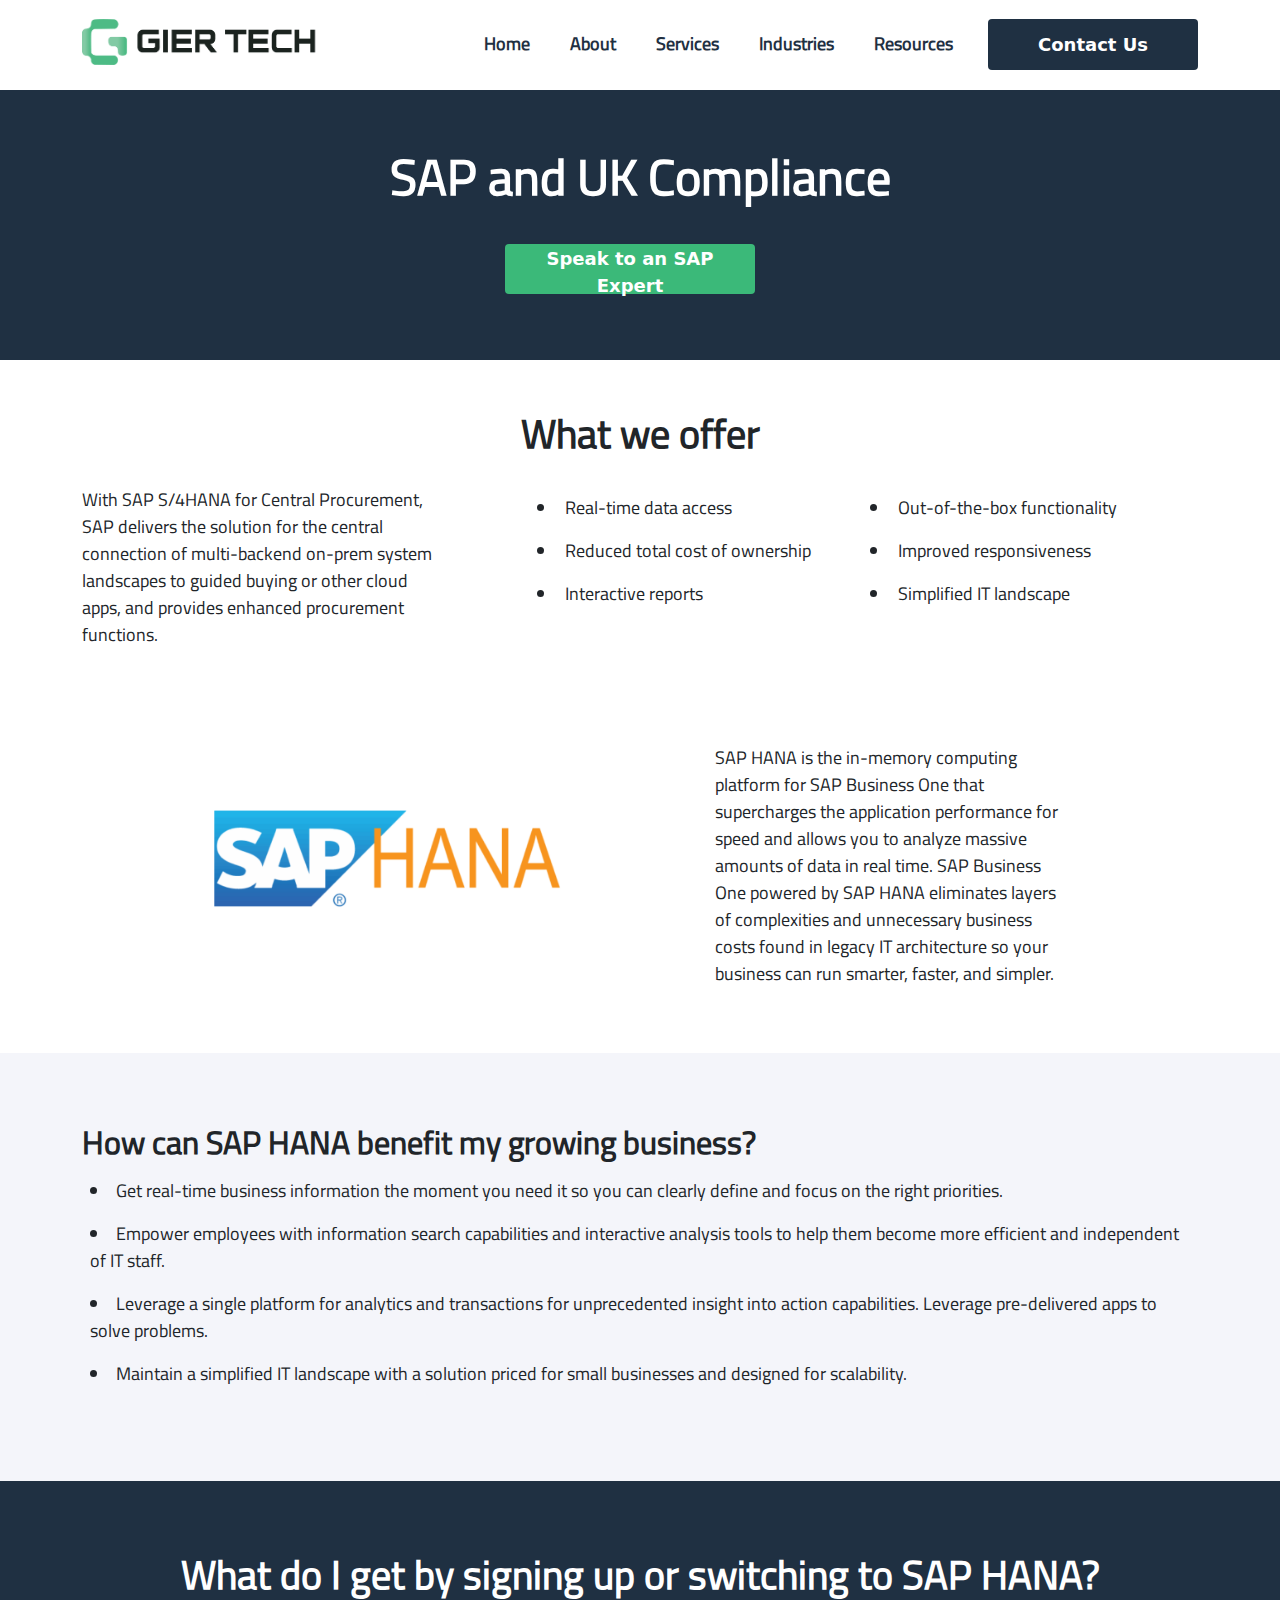
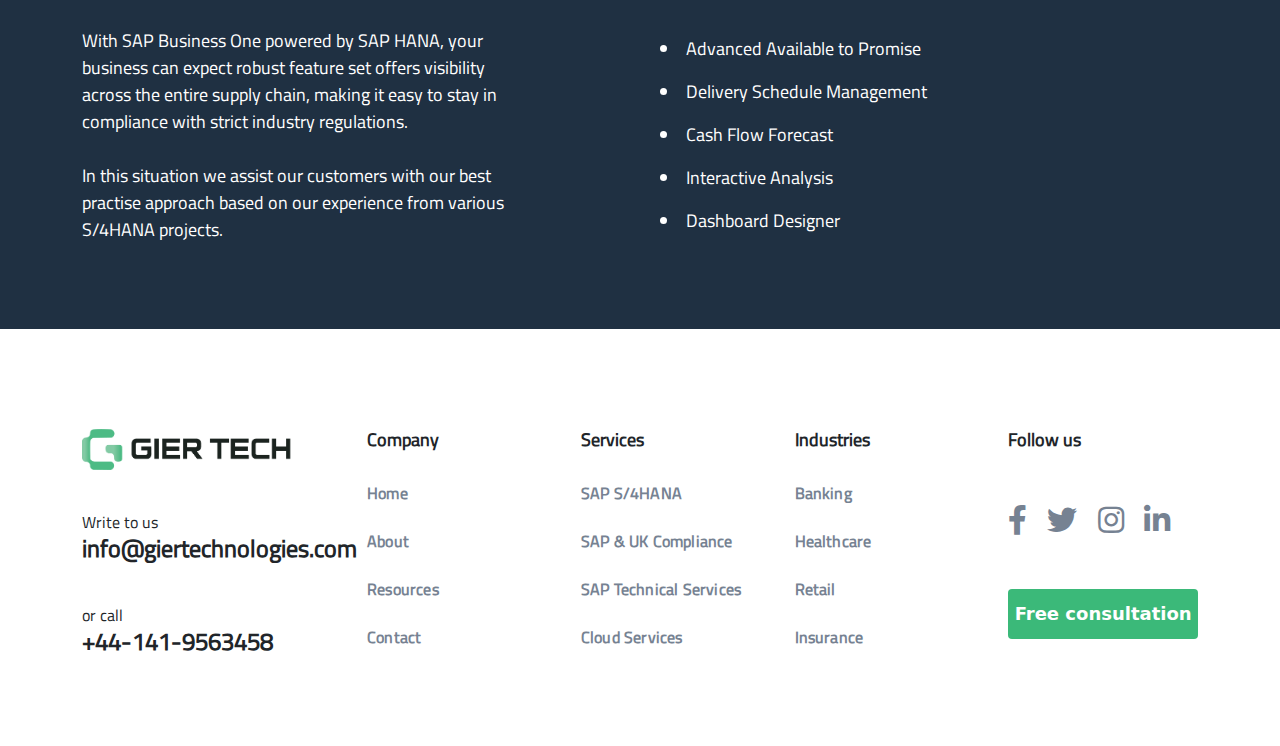
<file: SAP-UK-Compliance.html>
<!DOCTYPE html>
<html lang="en">

<head>
    <meta charset="UTF-8">
    <meta name="viewport" content="width=device-width, initial-scale=1.0">
    <meta http-equiv="X-UA-Compatible" content="ie=edge">

    <!-- CSS Files -->
    <link href="https://cdn.jsdelivr.net/npm/bootstrap@5.0.2/dist/css/bootstrap.min.css" rel="stylesheet"
        integrity="sha384-EVSTQN3/azprG1Anm3QDgpJLIm9Nao0Yz1ztcQTwFspd3yD65VohhpuuCOmLASjC" crossorigin="anonymous">
    <link rel="stylesheet" type="text/css" href="style.css">
    <link rel="stylesheet" href="css/bootstrap.css" type="text/css">

    <!-- Font Awesome -->
    <link href="https://cdnjs.cloudflare.com/ajax/libs/font-awesome/5.12.1/css/all.min.css" rel="stylesheet"
        type="text/css">

    <!-- SM Menu -->
    <link rel="stylesheet" href="css/sm-clean.css" type="text/css">
    <link rel="stylesheet" href="css/sm-core-css.css" type="text/css">

    <!-- owl carousel  -->
    <link rel="stylesheet" type="text/css" href="css/owl.carousel.min.css" ;>
    <link rel="stylesheet" type="text/css" href="css/owl.theme.default.min.css" ;>


    <title>SAP and UK Compliance</title>


</head>

<body>


    <!-- Header -->
    <div class="header">
        <div class="nav-sec">
            <div class="container">
                <div class="row">
                    <div class="col-6 col-lg-3">
                        <div class="logo">
                            <img src="./images/logo.png">
                        </div>
                    </div>
                    <div class="col-6 col-lg-9">
                        <div class="nav-bar">
                            <!-- <nav class="navbar navbar-expand-lg nav-menu"> -->
                            <nav class="navbar">
                                <!-- <button class="navbar-toggler" type="button" data-bs-toggle="collapse"
                                    data-bs-target="#navbarSupportedContent" aria-controls="navbarSupportedContent"
                                    aria-expanded="false" aria-label="Toggle navigation">
                                    <span><i class="fas fa-bars"></i></span>
                                </button> -->
                                <!-- <div class="collapse navbar-collapse" id="navbarSupportedContent"> -->
                                <!-- <div class="collapse navbar-collapse" id="navbarSupportedContent"> -->
                                <ul id="main-menu" class="sm sm-menu">
                                    <li><a href="index.html">Home</a></li>
                                    <li><a href="#">About</a></li>
                                    <li><a href="#">Services</a>
                                        <ul class="sub-menu">
                                            <li><a href="SAP-S-4HANA.html">SAP S/4HANA</a></li>
                                            <li><a href="SAP-UK-Compliance.html">SAP &amp; UK Compliance</a></li>
                                            <li><a href="#">Analytics for SAP Data</a></li>
                                            <li><a href="#">SAP Support</a></li>
                                            <li><a href="#">SAP User Experience</a></li>
                                            <li><a href="#">SAP Technical Services</a></li>
                                            <li><a href="#">Cloud Services</a></li>           
                                            
                                        </ul>
                                    </li>
                                    <li><a href="industries.html">Industries</a>                                        
                                    </li>
                                    <li><a href="#">Resources</a></li>
                                   
                                </ul>
                                <!-- </div> -->
                            </nav>
                            <div class="nav-btn">
                                <button class="">Contact Us</button>
                            </div>
                            <!-- <div class="search-icon">
                                <a href="#"><span><i class="fas fa-search"></i></span></a>
                            </div> -->
                        </div>

                        <!-- Offcanvas Menu -->
                        <div class="nav-mob">
                            <button class="btn btn-primary" type="button" data-bs-toggle="offcanvas"
                                data-bs-target="#offcanvas" aria-controls="offcanvas">
                                <span><i class="fas fa-bars"></i></span>
                            </button>

                            <div class="offcanvas offcanvas-end" tabindex="-1" id="offcanvas"
                                aria-labelledby="offcanvasExampleLabel">
                                <div class="offcanvas-header">
                                    <button type="button" class="" data-bs-dismiss="offcanvas"
                                        aria-label="Close"><span>Close</button>
                                </div>
                                <div class="offcanvas-body">
                                    <ul id="main-menu" class="sm sm-menu">
                                        <!-- navbar-nav -->
                                        <li><a href="index.html">Home</a></li>
                                        <li><a href="#">About</a></li>
                                        <li><a href="#">Services</a>
                                            <ul class="sub-menu">
                                                <li><a href="SAP-S-4HANA.html">SAP S/4HANA</a></li>
                                                <li><a href="SAP-UK-Compliance.html">SAP &amp; UK Compliance</a></li>
                                                <li><a href="#">Analytics for SAP Data</a></li>
                                                <li><a href="#">SAP Support</a></li>
                                                <li><a href="#">SAP User Experience</a></li>
                                                <li><a href="#">SAP Technical Services</a></li>
                                                <li><a href="#">Cloud Services</a></li>                                      
                                            </ul>
                                        </li>
                                        <li><a href="industries.html">Industries</a>                       
                                        </li>
                                        <li><a href="#">Resources</a></li>
                                    </ul>
                                </div>
                            </div>
                        </div>

                        <!-- End Offcanvas -->
                    </div>
                </div>
            </div>
        </div>


    </div>

    <!-- End Header -->

    <!-- web section -->
    <div class="web-sec">
        <div class="container">
            <div class="row ">
                <div class="col-lg-8">
                    <div class="content">
                        <h1>SAP and UK Compliance</h1>
                        <button class="btn-green">Speak to an SAP Expert</button>
                    </div>
                </div>
            </div>
        </div>
    </div>

    <!-- End Web section -->


    <!-- Offer SEction -->
    <div class="off-sec">
        <h1>What we offer</h1>
        <div class="container">
            <div class="row sp-btw">
                <div class="col-lg-4">
                    <p>With SAP S/4HANA for Central Procurement, SAP delivers the solution for the central connection of multi-backend on-prem system 
                        landscapes to guided buying or other cloud apps,
                         and provides enhanced procurement functions.

                        
                    </p>
                </div>
                <div class="col-lg-7">
                    <div class="row f-wrap">
                        <div class="col-lg-6">
                            <li>Real-time data access</li>
                        </div>
                        <div class="col-lg-6">
                            <li>Out-of-the-box functionality</li>
                        </div>
                        <div class="col-lg-6">
                            <li>Reduced total cost of ownership </li>
                        </div>
                        <div class="col-lg-6">
                            <li>Improved responsiveness</li>
                        </div>
                        <div class="col-lg-6">
                            <li>Interactive reports</li>
                        </div>
                        <div class="col-lg-6">
                            <li>Simplified IT landscape</li>
                        </div>
 

                    </div>
                </div>


            </div>
          
            <div class="off-detail">
                <div class="row content">
                    <div class="col-12 col-lg-4">
                        <img src="images/sap-hana-logo.png">
                    </div>
                    <div class="col-12 col-lg-4">
                        <p>SAP HANA is the in-memory computing platform for SAP Business One that supercharges the application performance for
                             speed and allows you to analyze massive amounts of data in real time. SAP Business One powered by SAP HANA 
                             eliminates layers of complexities and unnecessary business costs found in legacy IT architecture so your business 
                             can run smarter, faster, and simpler.</p>
                    </div>
                </div>

            </div>
        </div>
    </div>

    <!-- End Offer section -->


    <!-- Impact section -->
    <div class="imp-sec">
        <div class="container">
            <div class="row">
                <div class="col-12 col-lg-12">
                    <h1>How can SAP HANA benefit my growing business?</h1>
                    
                    <ul>
                        <li>Get real-time business information the moment you need it so you can clearly define and focus on the right priorities.</li>
                        <li>Empower employees with information search capabilities and interactive analysis tools to help them become more efficient and independent of IT staff.</li>
                        <li>Leverage a single platform for analytics and transactions for unprecedented insight into action capabilities. Leverage pre-delivered apps to solve problems.</li>
                        <li>Maintain a simplified IT landscape with a solution priced for small businesses and designed for scalability.</li>
                       
                    </ul>
                </div>
               
            </div>
        </div>
    </div>

    <!-- End Impact Section -->

    <!-- side section -->

    <div class="side-sec">
        <h1>What do I get by signing up or switching to SAP HANA?</h1>
        <div class="container">
            <div class="row sp-btw">
                <div class="col-12 col-lg-5">
                    <p>With SAP Business One powered by SAP HANA, your business can expect robust feature set offers visibility across the entire supply chain, 
                        making it easy to stay in compliance with strict industry regulations.
                        <br><br>
                        In this situation we assist our customers with our best practise approach based on our experience from various S/4HANA projects.
                    </p>
                </div>
                <div class="col-12 col-lg-6">
                    <ul>
                        <li>Advanced Available to Promise</li>
                        <li>Delivery Schedule Management</li>
                        <li>Cash Flow Forecast</li>
                        <li>Interactive Analysis</li>
                        <li>Dashboard Designer </li>

                    </ul>
                </div>
            </div>
        </div>
    </div>

    <!-- Side Section -->


    <!-- Footer -->
    <div class="footer">
        <div class="container">
            <div class="row">
                <div class="col-12 col-lg-3">
                    <div class="c-info">
                        <img src="images/logo.png">
                        <p>Write to us</p>
                        <h2>info@giertechnologies.com</h2>
                        <p>or call</p>
                        <h2>+44-141-9563458</h2>
                       
                    </div>
                </div>
                <div class="col-12 col-lg-9">
                    <div class="row">
                        <div class="col-6 col-lg-3">
                            <h3>Company</h3>
                            <ul>
                                <li><a href="#">Home</a></li>
                                <li><a href="#">About</a></li>
                                <li><a href="#">Resources</a></li>
                                <li><a href="#">Contact</a></li>
   
                            </ul>
                        </div>
                        <div class="col-6 col-lg-3">
                            <h3>Services</h3>
                            <ul>
                                <li><a href="#">SAP S/4HANA </a></li>
                                <li><a href="#">SAP &amp; UK Compliance</a></li>
                                <li><a href="#">SAP Technical Services</a></li>
                                <li><a href="#">Cloud Services</a></li>
                           
                            </ul>
                        </div>
                        <div class="col-6 col-lg-3">
                            <h3>Industries</h3>
                            <ul>
                                <li><a href="#">Banking</a></li>
                                <li><a href="#">Healthcare</a></li>
                                <li><a href="#">Retail</a></li>
                                <li><a href="#">Insurance</a></li>
                            </ul>
                        </div>
                        <div class="col-6 col-lg-3">
                            <div class="c-info">
                               
                                <h3>Follow us</h3>
                                <nav class="s-icon">
                                    <ul>
                                        <li><a href="#"><span><i class="fab fa-facebook-f"></i></span></a></li>
                                        <li><a href="#"><span><i class="fab fa-twitter"></i></span></a></li>
                                        <li><a href="#"><span><i class="fab fa-instagram"></i></span></a></li>
                                        <li><a href="#"><span><i class="fab fa-linkedin-in"></i></span></a></li>
                                    </ul>
                                </nav>
                                <button class="btn-green">Free consultation</button>
                            </div>
                        </div>
                    </div>

                </div>
            </div>
        </div>

    </div>










    <script src="https://code.jquery.com/jquery-3.2.1.slim.min.js"
        integrity="sha384-KJ3o2DKtIkvYIK3UENzmM7KCkRr/rE9/Qpg6aAZGJwFDMVNA/GpGFF93hXpG5KkN"
        crossorigin="anonymous"></script>
    <script src="https://cdnjs.cloudflare.com/ajax/libs/popper.js/1.12.9/umd/popper.min.js"
        integrity="sha384-ApNbgh9B+Y1QKtv3Rn7W3mgPxhU9K/ScQsAP7hUibX39j7fakFPskvXusvfa0b4Q"
        crossorigin="anonymous"></script>
    <script src="https://cdn.jsdelivr.net/npm/bootstrap@5.0.2/dist/js/bootstrap.bundle.min.js"
        integrity="sha384-MrcW6ZMFYlzcLA8Nl+NtUVF0sA7MsXsP1UyJoMp4YLEuNSfAP+JcXn/tWtIaxVXM"
        crossorigin="anonymous"></script>

    <!-- SmartMenus jQuery plugin -->
    <script src="js/jquery.smartmenus.js" type="text/javascript"></script>

    <!-- Owl Carousel -->
    <script type="text/javascript" src="./js/owl.carousel.min.js"></script>

    <script>
        $(function () {
            $('#main-menu').smartmenus();
        });
    </script>


</body>

</html>
</file>
<file: style.css>
@font-face {
    font-family: 'titilium-web';
    src: url(./fonts/titillium-web.woff) format('woff');
}






ul li {  list-style-type: none;}
body,h1, h2, h3 ,p,li,a,button{font-family: "titilium-web";}
ul li a{text-decoration: none;}
.btn-green{ background-color: #3bb979; color: white; border: none; width: 250px; height: 50px; border-radius: 4px; font-size: 18px; font-weight: 600; margin-right: 20px; margin-bottom: 10px;}
.btn-green:hover{background-color: #169656;}
.btn-outlined-dark {color:white; background-color: #1f3042; border: 2px solid #3bb979;border-radius: 4px; padding: 10px 45px; font-size: 18px; font-weight: bold;}
.btn-outlined-dark:hover{background-color: #3bb979; transition: 0.5s;}

@media (min-width: 1200px){
.container { max-width: 90%;}
}

.shadow{box-shadow: 2px 0px 18px 7px lightgray;}
.header{ position: fixed; background-color: white; width: 100%; z-index: 100; height: 90px;}
/* .header .nav-sec{padding-top: 18px;} */
.header .navbar{padding: 0px; align-items: unset;}
/* .header .nav-sec .row{align-items: center;} */
.header .nav-bar{ display: flex; justify-content:end; }
.header .nav-sec .logo{padding-top: 19px;}
.header .nav-sec .logo img{width:90%;}
.header .nav-bar ul li{ padding: 30px 20px;} 
.header .nav-bar ul li a{ color: #1f3042; text-decoration: none; font-size: 18px; font-weight: bold;}
.header .nav-bar ul li:hover{color: #169656; border-bottom: 3px solid #169656;}
.header .nav-btn{padding-left: 15px; padding-top: 19px;}
.header .nav-btn button{background-color: #1f3042 ; color: white; padding: 12px 50px; border: none; border-radius: 4px; font-size: 18px; font-weight: bold;}
.header .nav-btn button:hover{background-color: #1d2a38;}
.header .search-icon a{background-color: #edeff6; border-radius: 30px; padding: 12px 15px;}
.header .search-icon a i{color:gray; font-size: 24px;}
.header .search-icon {  padding: 0px 28px;  display: flex; align-items: center;}

.header .nav-mob{display: none;}
.header .nav-mob button{ font-size: 18px; color: white; background-color: #1d2a38; padding: 10px 20px; border: none;}
.header .offcanvas{background-color: #1d2a38;}
.header .nav-mob ul{padding-left: 20px;}
.header .nav-mob ul li{padding-bottom: 15px;}
.header .nav-mob ul li a{color:white; font-size: 22px; text-decoration: none; }
.header .nav-mob ul li a:hover{color:#169656;}
.header .offcanvas button{color: white !important;}
.header .offcanvas-header{justify-content: end;}

.header .sm-menu .sub-menu{ background-color: white;}
.header .sm-menu .sub-menu li{padding-top: 20px; border: none;}
.header .sm-menu ul.sub-menu{box-shadow: 0px 0px 8px 0px lightgrey; margin-top: 34px!important; padding:10px 10px 20px 10px;}



/* SM MENU  */

@media (min-width: 768px) {

    /* Switch to desktop layout
    -----------------------------------------------
    These transform the menu tree from
    collapsible to desktop (navbar + dropdowns)
    -----------------------------------------------*/
    /* start... (it's not recommended editing these rules) */
    .sm-menu ul{position:absolute;width:12em;}
    .sm-menu li{float:left;}
    .sm-menu.sm-rtl li{float:right;}
    .sm-menu ul li,.sm-mytheme.sm-rtl ul li,.sm-mytheme.sm-vertical li{float:none;}
    .sm-menu a{white-space:nowrap;}
    .sm-menu ul a,.sm-mytheme.sm-vertical a{white-space:normal;}
    .sm-menu .sm-nowrap > li > a,.sm-mytheme .sm-nowrap > li > :not(ul) a{white-space:nowrap;}
    /* ...end */


    /* Your rules to style the menu in desktop view here... */
}

.top-sec{padding-top: 245px;padding-bottom: 150px;}
.top-sec .t-content h2{font-size: 24px; font-weight: bold; color: #b2b5c1; letter-spacing: 4px; margin-bottom: 20px;}
.top-sec .t-content h1{font-size: 52px;font-weight: bold;  margin-bottom: 20px;}
.top-sec .t-content h3{font-size: 24px; width: 80%; line-height: 31px;}
.top-sec .t-img{display: flex; justify-content: end;}
.top-sec .t-img img{width: 80%; object-fit: contain;}
.top-sec button {width: 250px; height: 50px; border-radius: 4px; font-size: 18px; font-weight: 600; margin-right: 20px; margin-bottom: 10px;}

.top-sec .btn-outline{border: 2px solid #3bb979; color: black; background-color:white;}
.top-sec .btn-outline:hover{background-color: #3bb979; color: white; border: none; transition: 0.5s;}
.top-sec .t-btn{padding-top: 40px;}

.t-sec{background-color: #edeff6;padding: 30px; text-align: center;}
.t-sec .row{justify-content: space-between;}
.t-sec img{padding: 10px 0px;}

.s-sec{background-color: #1f3042;padding-top: 80px;padding-bottom:  180px;}
.s-sec h1,.ct-sec h1{color: white; font-size: 40px; text-align: center; padding-bottom: 45px;}
.s-sec .menu ul{padding: 0px;}
.s-sec .menu ul li { width: 72%;}
.s-sec .menu ul li a{color: white; font-size: 18px; text-decoration: none;font-weight: bold; padding: 12px 22px 12px 10px; margin-bottom: 10px;}
.s-sec .menu ul li a:hover{color: #3bb979 ;}
/* .s-sec .menu button,.ct-sec .content button{color:white; background-color: #1f3042; border: 2px solid #3bb979;border-radius: 4px; padding: 10px 45px; font-size: 18px; font-weight: bold;} */
.s-sec .s-detail{background-color: #223447; border-radius: 8px;}
.s-sec .s-detail .content{padding: 45px 50px;}
.s-sec .s-detail h2{ color: white; font-size: 24px; padding-bottom: 20px;}
.s-sec .s-detail p, .ct-sec p{color: white; font-size: 18px;}
.s-sec .s-detail a{color: #3bb979; font-size: 18px; font-weight: bold;}
.s-sec .s-detail img{object-fit: contain; padding-top: 30px;}
.s-sec .s-detail p{padding-right: 50px;}
/* .s-sec .arrow{margin-top: 30px; margin-right: 20px;}
.s-sec .arrow button{color:white; border: 2px solid white; padding:10px 15px; background-color:#223447; font-size: 18px;margin-right: 10px;} */

/* .s-sec .sub-menu {width: 900px!important; max-width: 900px!important; top: 60px!important; margin-left: 400px!important; }
.s-sec .sub-menu ul li{ width: 100%;}
.s-sec .sub-menu ul { display: block!important;}
.s-sec .s-detail p{padding-right: 50px;} */

/* --------- */
.nav-tabs .nav-link:hover, .nav-tabs .nav-link:hover {border: none;}
.nav-tabs .nav-link:hover, .nav-tabs .nav-link:focus{border: none;}
.s-sec a.active { background-color: #223447!important; border-left: 3px solid #3bb979; color: #3bb979!; border-radius: 3px;}
.s-sec .nav-link{padding: 0px;}
.s-sec .tab-content > .active {  display: flex;}



.ind-sec{background-color: #edeff6; padding: 80px 0px;}
.ind-sec h1{color: black; font-size: 40px; text-align: center; padding-bottom: 45px;}
.ind-sec .card{border: none;  height: 100%; padding: 25px; box-shadow: 0px 0px 3px lightgrey;}
.ind-sec .card:hover{border: 1px solid #3bb979;}
.ind-sec .card h2{ font-size: 24px; padding-left: 15px;}
.ind-sec .card p{font-size: 18px;padding-top: 20px;}
.ind-sec .card a{color: #3bb979; font-size: 18px; font-weight: bold;}
.ind-sec .card a:hover{color: #169656;}
.ind-sec .col-lg-4{padding-bottom: 40px;}
.ind-sec .card .heading{display: flex; align-items: center;}

.ct-sec{background-color: #1f3042; padding: 80px 0px;}
.ct-sec .content{background-color: #223447; padding: 90px!important;}
.ct-sec .cl-img img{width: auto!important;}
.ct-sec h2{color: white;}
.ct-sec h3{font-size: 18px; color: white;}
.ct-sec p{padding: 20px 0px;}
.ct-sec .owl-dots{margin-top: 32px!important;}

.footer{padding-top: 100px; padding-bottom:  50px;}
.footer .c-info img{width: 210px; padding-bottom: 40px;}
.footer .c-info p{margin-bottom: 0px;}
.footer .c-info h2{font-size: 24px; font-weight: bold;margin-bottom: 40px;}

.footer .s-icon ul{display: flex;}
.footer .s-icon ul li span i{color:#768292; font-size: 30px;}
.footer .s-icon ul li{margin-right: 20px;}
.footer .s-icon ul{padding: 24px 0px;}

.footer h3{font-size: 18px; font-weight: bold;padding-bottom: 10px;}
.footer ul{padding: 0px;}
.footer ul li{ padding: 12px 0px;}
.footer ul li a{color: #768292; font-weight: bold; letter-spacing: 0.2px;}
.footer .btn-green{width: 100%;}

/* Internal Page */

.sp-btw{justify-content: space-between; text-align: left;}

.web-sec{background-color: #1f3042; height: 40vh; display: flex; justify-content: center; align-items: center;}
.web-sec .content{text-align: center;}
.web-sec .row{justify-content: center; padding-top: 90px;}
.web-sec h1{font-size: 50px; color: white; font-weight: bold; padding-bottom: 30px;}

.off-sec{padding: 50px 0px; text-align: center;}
.off-sec h1{text-align: center;padding-bottom: 20px; font-weight: bold;}
.off-sec .f-wrap{flex-wrap: wrap;}
.off-sec li, .imp-sec li, .side-sec li{padding: 8px; font-size: 18px;}
.off-sec p{font-size: 18px;}
.off-sec button{margin-top: 80px;}
.off-sec .content{justify-content:space-evenly; padding-top: 80px; align-items: center;}
.off-sec .content img{width: 100%; padding-bottom:30px ;}
.off-sec .content p{text-align: left;}

.imp-sec{ background-color: #f4f5fa; padding:70px 0px ;}
.imp-sec h1{ font-size: 32px; font-weight: bold;}
.imp-sec p{font-size: 18px; padding: 20px 0px;}
.imp-sec ul, .side-sec ul{ padding: 0px;}
.imp-sec ul li, .side-sec ul li{list-style-type: disc; list-style-position: inside;}

.side-sec{ padding:70px 0px; background-color: #1f3042; color: white;}
.side-sec h1{text-align: center;padding-bottom: 20px; font-weight: bold;}
.side-sec p{font-size: 18px;}

.tech-sec{padding: 70px 0px; background-color: #f4f5fa;}
.tech-sec img{padding-bottom: 30px;}
.tech-sec .icon-tech{padding: 30px 0px;}
.tech-sec h1{ text-align: center;padding-bottom: 20px; font-weight: bold;}





@media only screen and (max-width: 992px){

    .header .nav-bar{display: none;}
    .header .nav-mob{display: flex; justify-content: end;}
    .header .nav-sec .logo{padding-top: 30px;}
    .header .nav-mob {padding: 19px;}
    /* .header .nav-btn, .header .search-icon{display: none;} */
    /* .header .nav-bar{display: block;} */
    /* .header .nav-bar ul li{ padding: 5px 20px; text-align: center; border-bottom: 2px solid #1f3042;} */
    .top-sec .t-content h1{font-size: 32px;}
    .top-sec .t-btn button{width: 100%;}
    .top-sec{ padding-top: 130px; padding-bottom: 70px;}
    .top-sec .t-img{justify-content: center;}
    .top-sec .t-content h3{width: 100%;}
    .s-sec .menu button{width: 100%; margin-bottom: 20px;}
    .s-sec .menu ul li { width: 100%;    }
    .s-sec .s-detail .content{padding: 20px 10px;}
    .s-sec{padding-bottom: 40px;}
    .s-sec .tab-content > .active {display: block; }
    .ct-sec .content{padding: 12px!important;}
    .ct-sec img{width: 200px!important;}
    

    /* Internal page */

    .web-sec {height:100vh ;}
    .tech-sec .icon-tech{display: flex; justify-content: center;}

}
</file>
<file: css/sm-clean.css>
.sm-clean {
  background: #eeeeee;
  border-radius: 5px;
}
.sm-clean a, .sm-clean a:hover, .sm-clean a:focus, .sm-clean a:active {
  padding: 13px 20px;
  /* make room for the toggle button (sub indicator) */
  padding-right: 58px;
  color: #555555;
  font-family: "Lucida Sans Unicode", "Lucida Sans", "Lucida Grande", Arial, sans-serif;
  font-size: 18px;
  font-weight: normal;
  line-height: 17px;
  text-decoration: none;
}
.sm-clean a.current {
  color: #D23600;
}
.sm-clean a.disabled {
  color: #bbbbbb;
}
.sm-clean a .sub-arrow {
  position: absolute;
  top: 50%;
  margin-top: -17px;
  left: auto;
  right: 4px;
  width: 34px;
  height: 34px;
  overflow: hidden;
  font: bold 16px/34px monospace !important;
  text-align: center;
  text-shadow: none;
  background: rgba(255, 255, 255, 0.5);
  border-radius: 5px;
}
.sm-clean a .sub-arrow::before {
  content: '+';
}
.sm-clean a.highlighted .sub-arrow::before {
  content: '-';
}
.sm-clean > li:first-child > a, .sm-clean > li:first-child > :not(ul) a {
  border-radius: 5px 5px 0 0;
}
.sm-clean > li:last-child > a, .sm-clean > li:last-child > *:not(ul) a, .sm-clean > li:last-child > ul, .sm-clean > li:last-child > ul > li:last-child > a, .sm-clean > li:last-child > ul > li:last-child > *:not(ul) a, .sm-clean > li:last-child > ul > li:last-child > ul, .sm-clean > li:last-child > ul > li:last-child > ul > li:last-child > a, .sm-clean > li:last-child > ul > li:last-child > ul > li:last-child > *:not(ul) a, .sm-clean > li:last-child > ul > li:last-child > ul > li:last-child > ul, .sm-clean > li:last-child > ul > li:last-child > ul > li:last-child > ul > li:last-child > a, .sm-clean > li:last-child > ul > li:last-child > ul > li:last-child > ul > li:last-child > *:not(ul) a, .sm-clean > li:last-child > ul > li:last-child > ul > li:last-child > ul > li:last-child > ul, .sm-clean > li:last-child > ul > li:last-child > ul > li:last-child > ul > li:last-child > ul > li:last-child > a, .sm-clean > li:last-child > ul > li:last-child > ul > li:last-child > ul > li:last-child > ul > li:last-child > *:not(ul) a, .sm-clean > li:last-child > ul > li:last-child > ul > li:last-child > ul > li:last-child > ul > li:last-child > ul {
  border-radius: 0 0 5px 5px;
}
.sm-clean > li:last-child > a.highlighted, .sm-clean > li:last-child > *:not(ul) a.highlighted, .sm-clean > li:last-child > ul > li:last-child > a.highlighted, .sm-clean > li:last-child > ul > li:last-child > *:not(ul) a.highlighted, .sm-clean > li:last-child > ul > li:last-child > ul > li:last-child > a.highlighted, .sm-clean > li:last-child > ul > li:last-child > ul > li:last-child > *:not(ul) a.highlighted, .sm-clean > li:last-child > ul > li:last-child > ul > li:last-child > ul > li:last-child > a.highlighted, .sm-clean > li:last-child > ul > li:last-child > ul > li:last-child > ul > li:last-child > *:not(ul) a.highlighted, .sm-clean > li:last-child > ul > li:last-child > ul > li:last-child > ul > li:last-child > ul > li:last-child > a.highlighted, .sm-clean > li:last-child > ul > li:last-child > ul > li:last-child > ul > li:last-child > ul > li:last-child > *:not(ul) a.highlighted {
  border-radius: 0;
}
.sm-clean li {
  border-top: 1px solid rgba(0, 0, 0, 0.05);
}
.sm-clean > li:first-child {
  border-top: 0;
}
.sm-clean ul {
  background: rgba(162, 162, 162, 0.1);
}
.sm-clean ul a, .sm-clean ul a:hover, .sm-clean ul a:focus, .sm-clean ul a:active {
  font-size: 16px;
  border-left: 8px solid transparent;
}
.sm-clean ul ul a,
.sm-clean ul ul a:hover,
.sm-clean ul ul a:focus,
.sm-clean ul ul a:active {
  border-left: 16px solid transparent;
}
.sm-clean ul ul ul a,
.sm-clean ul ul ul a:hover,
.sm-clean ul ul ul a:focus,
.sm-clean ul ul ul a:active {
  border-left: 24px solid transparent;
}
.sm-clean ul ul ul ul a,
.sm-clean ul ul ul ul a:hover,
.sm-clean ul ul ul ul a:focus,
.sm-clean ul ul ul ul a:active {
  border-left: 32px solid transparent;
}
.sm-clean ul ul ul ul ul a,
.sm-clean ul ul ul ul ul a:hover,
.sm-clean ul ul ul ul ul a:focus,
.sm-clean ul ul ul ul ul a:active {
  border-left: 40px solid transparent;
}

@media (min-width: 768px) {
  /* Switch to desktop layout
  -----------------------------------------------
     These transform the menu tree from
     collapsible to desktop (navbar + dropdowns)
  -----------------------------------------------*/
  /* start... (it's not recommended editing these rules) */
  .sm-clean ul {
    position: absolute;
    width: 12em;
  }

  .sm-clean li {
    float: left;
  }

  .sm-clean.sm-rtl li {
    float: right;
  }

  .sm-clean ul li, .sm-clean.sm-rtl ul li, .sm-clean.sm-vertical li {
    float: none;
  }

  .sm-clean a {
    white-space: nowrap;
  }

  .sm-clean ul a, .sm-clean.sm-vertical a {
    white-space: normal;
  }

  .sm-clean .sm-nowrap > li > a, .sm-clean .sm-nowrap > li > :not(ul) a {
    white-space: nowrap;
  }

  /* ...end */
  .sm-clean {
    padding: 0 10px;
    background: #eeeeee;
    border-radius: 100px;
  }
  .sm-clean a, .sm-clean a:hover, .sm-clean a:focus, .sm-clean a:active, .sm-clean a.highlighted {
    padding: 12px 12px;
    color: #555555;
    border-radius: 0 !important;
  }
  .sm-clean a:hover, .sm-clean a:focus, .sm-clean a:active, .sm-clean a.highlighted {
    color: #D23600;
  }
  .sm-clean a.current {
    color: #D23600;
  }
  .sm-clean a.disabled {
    color: #bbbbbb;
  }
  .sm-clean a.has-submenu {
    padding-right: 24px;
  }
  .sm-clean a .sub-arrow {
    top: 50%;
    margin-top: -2px;
    right: 12px;
    width: 0;
    height: 0;
    border-width: 4px;
    border-style: solid dashed dashed dashed;
    border-color: #555555 transparent transparent transparent;
    background: transparent;
    border-radius: 0;
  }
  .sm-clean a .sub-arrow::before {
    display: none;
  }
  .sm-clean li {
    border-top: 0;
  }
  .sm-clean > li > ul::before,
  .sm-clean > li > ul::after {
    content: '';
    position: absolute;
    top: -18px;
    left: 30px;
    width: 0;
    height: 0;
    overflow: hidden;
    border-width: 9px;
    border-style: dashed dashed solid dashed;
    border-color: transparent transparent #bbbbbb transparent;
  }
  .sm-clean > li > ul::after {
    top: -16px;
    left: 31px;
    border-width: 8px;
    border-color: transparent transparent #fff transparent;
  }
  .sm-clean ul {
    border: 1px solid #bbbbbb;
    padding: 5px 0;
    background: #fff;
    border-radius: 5px !important;
    box-shadow: 0 5px 9px rgba(0, 0, 0, 0.2);
  }
  .sm-clean ul a, .sm-clean ul a:hover, .sm-clean ul a:focus, .sm-clean ul a:active, .sm-clean ul a.highlighted {
    border: 0 !important;
    padding: 10px 20px;
    color: #555555;
  }
  .sm-clean ul a:hover, .sm-clean ul a:focus, .sm-clean ul a:active, .sm-clean ul a.highlighted {
    background: #eeeeee;
    color: #D23600;
  }
  .sm-clean ul a.current {
    color: #D23600;
  }
  .sm-clean ul a.disabled {
    background: #fff;
    color: #cccccc;
  }
  .sm-clean ul a.has-submenu {
    padding-right: 20px;
  }
  .sm-clean ul a .sub-arrow {
    right: 8px;
    top: 50%;
    margin-top: -5px;
    border-width: 5px;
    border-style: dashed dashed dashed solid;
    border-color: transparent transparent transparent #555555;
  }
  .sm-clean .scroll-up,
  .sm-clean .scroll-down {
    position: absolute;
    display: none;
    visibility: hidden;
    overflow: hidden;
    background: #fff;
    height: 20px;
  }
  .sm-clean .scroll-up:hover,
  .sm-clean .scroll-down:hover {
    background: #eeeeee;
  }
  .sm-clean .scroll-up:hover .scroll-up-arrow {
    border-color: transparent transparent #D23600 transparent;
  }
  .sm-clean .scroll-down:hover .scroll-down-arrow {
    border-color: #D23600 transparent transparent transparent;
  }
  .sm-clean .scroll-up-arrow,
  .sm-clean .scroll-down-arrow {
    position: absolute;
    top: 0;
    left: 50%;
    margin-left: -6px;
    width: 0;
    height: 0;
    overflow: hidden;
    border-width: 6px;
    border-style: dashed dashed solid dashed;
    border-color: transparent transparent #555555 transparent;
  }
  .sm-clean .scroll-down-arrow {
    top: 8px;
    border-style: solid dashed dashed dashed;
    border-color: #555555 transparent transparent transparent;
  }
  .sm-clean.sm-rtl a.has-submenu {
    padding-right: 12px;
    padding-left: 24px;
  }
  .sm-clean.sm-rtl a .sub-arrow {
    right: auto;
    left: 12px;
  }
  .sm-clean.sm-rtl.sm-vertical a.has-submenu {
    padding: 10px 20px;
  }
  .sm-clean.sm-rtl.sm-vertical a .sub-arrow {
    right: auto;
    left: 8px;
    border-style: dashed solid dashed dashed;
    border-color: transparent #555555 transparent transparent;
  }
  .sm-clean.sm-rtl > li > ul::before {
    left: auto;
    right: 30px;
  }
  .sm-clean.sm-rtl > li > ul::after {
    left: auto;
    right: 31px;
  }
  .sm-clean.sm-rtl ul a.has-submenu {
    padding: 10px 20px !important;
  }
  .sm-clean.sm-rtl ul a .sub-arrow {
    right: auto;
    left: 8px;
    border-style: dashed solid dashed dashed;
    border-color: transparent #555555 transparent transparent;
  }
  .sm-clean.sm-vertical {
    padding: 10px 0;
    border-radius: 5px;
  }
  .sm-clean.sm-vertical a {
    padding: 10px 20px;
  }
  .sm-clean.sm-vertical a:hover, .sm-clean.sm-vertical a:focus, .sm-clean.sm-vertical a:active, .sm-clean.sm-vertical a.highlighted {
    background: #fff;
  }
  .sm-clean.sm-vertical a.disabled {
    background: #eeeeee;
  }
  .sm-clean.sm-vertical a .sub-arrow {
    right: 8px;
    top: 50%;
    margin-top: -5px;
    border-width: 5px;
    border-style: dashed dashed dashed solid;
    border-color: transparent transparent transparent #555555;
  }
  .sm-clean.sm-vertical > li > ul::before,
  .sm-clean.sm-vertical > li > ul::after {
    display: none;
  }
  .sm-clean.sm-vertical ul a {
    padding: 10px 20px;
  }
  .sm-clean.sm-vertical ul a:hover, .sm-clean.sm-vertical ul a:focus, .sm-clean.sm-vertical ul a:active, .sm-clean.sm-vertical ul a.highlighted {
    background: #eeeeee;
  }
  .sm-clean.sm-vertical ul a.disabled {
    background: #fff;
  }
}

/*# sourceMappingURL=sm-clean.css.map */
</file>
<file: css/sm-core-css.css>
/* Mobile first layout SmartMenus Core CSS (it's not recommended editing these rules)
   You need this once per page no matter how many menu trees or different themes you use.
-------------------------------------------------------------------------------------------*/

.sm{box-sizing:border-box;position:relative;z-index:9999;-webkit-tap-highlight-color:rgba(0,0,0,0);}
.sm,.sm ul,.sm li{display:block;list-style:none;margin:0;padding:0;line-height:normal;direction:ltr;text-align:left;}
.sm-rtl,.sm-rtl ul,.sm-rtl li{direction:rtl;text-align:right;}
.sm>li>h1,.sm>li>h2,.sm>li>h3,.sm>li>h4,.sm>li>h5,.sm>li>h6{margin:0;padding:0;}
.sm ul{display:none;}
.sm li,.sm a{position:relative;}
.sm a{display:block;}
.sm a.disabled{cursor:default;}
.sm::after{content:"";display:block;height:0;font:0px/0 serif;clear:both;overflow:hidden;}
.sm *,.sm *::before,.sm *::after{box-sizing:inherit;}
</file>
